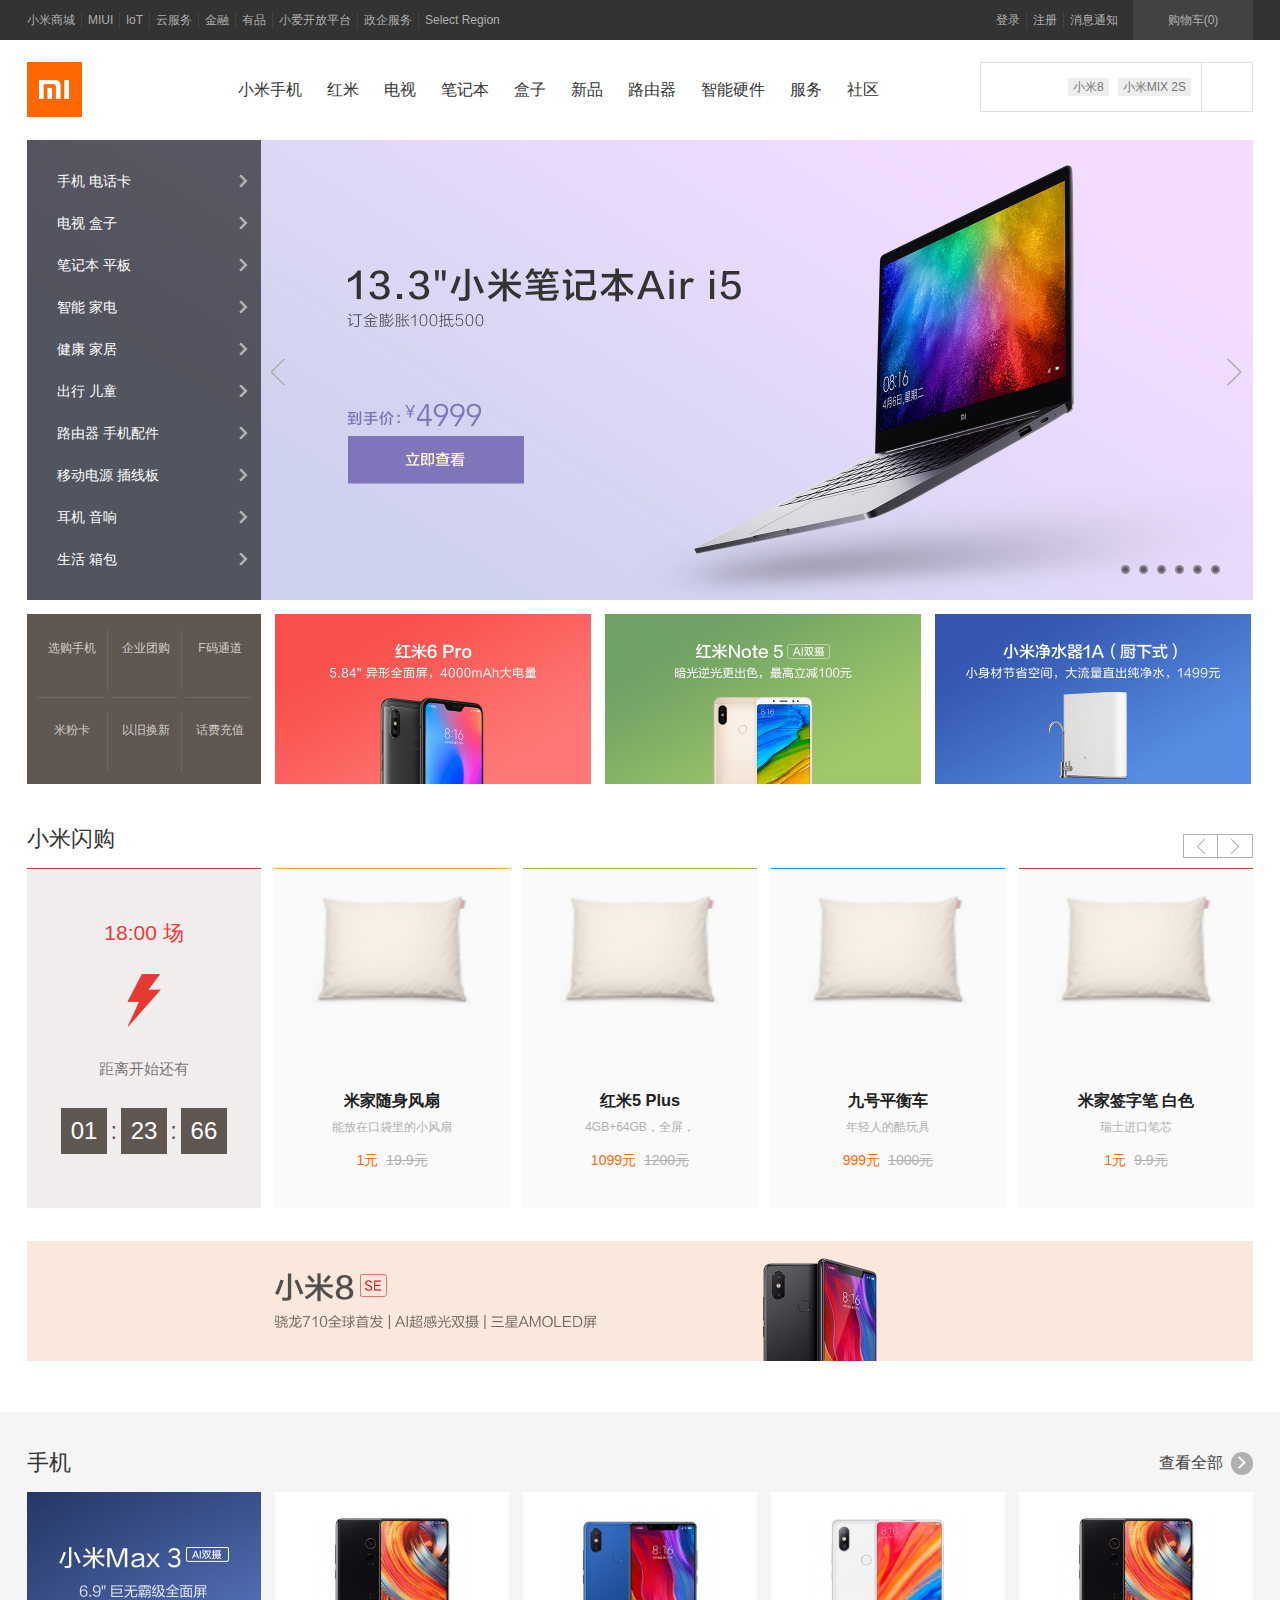
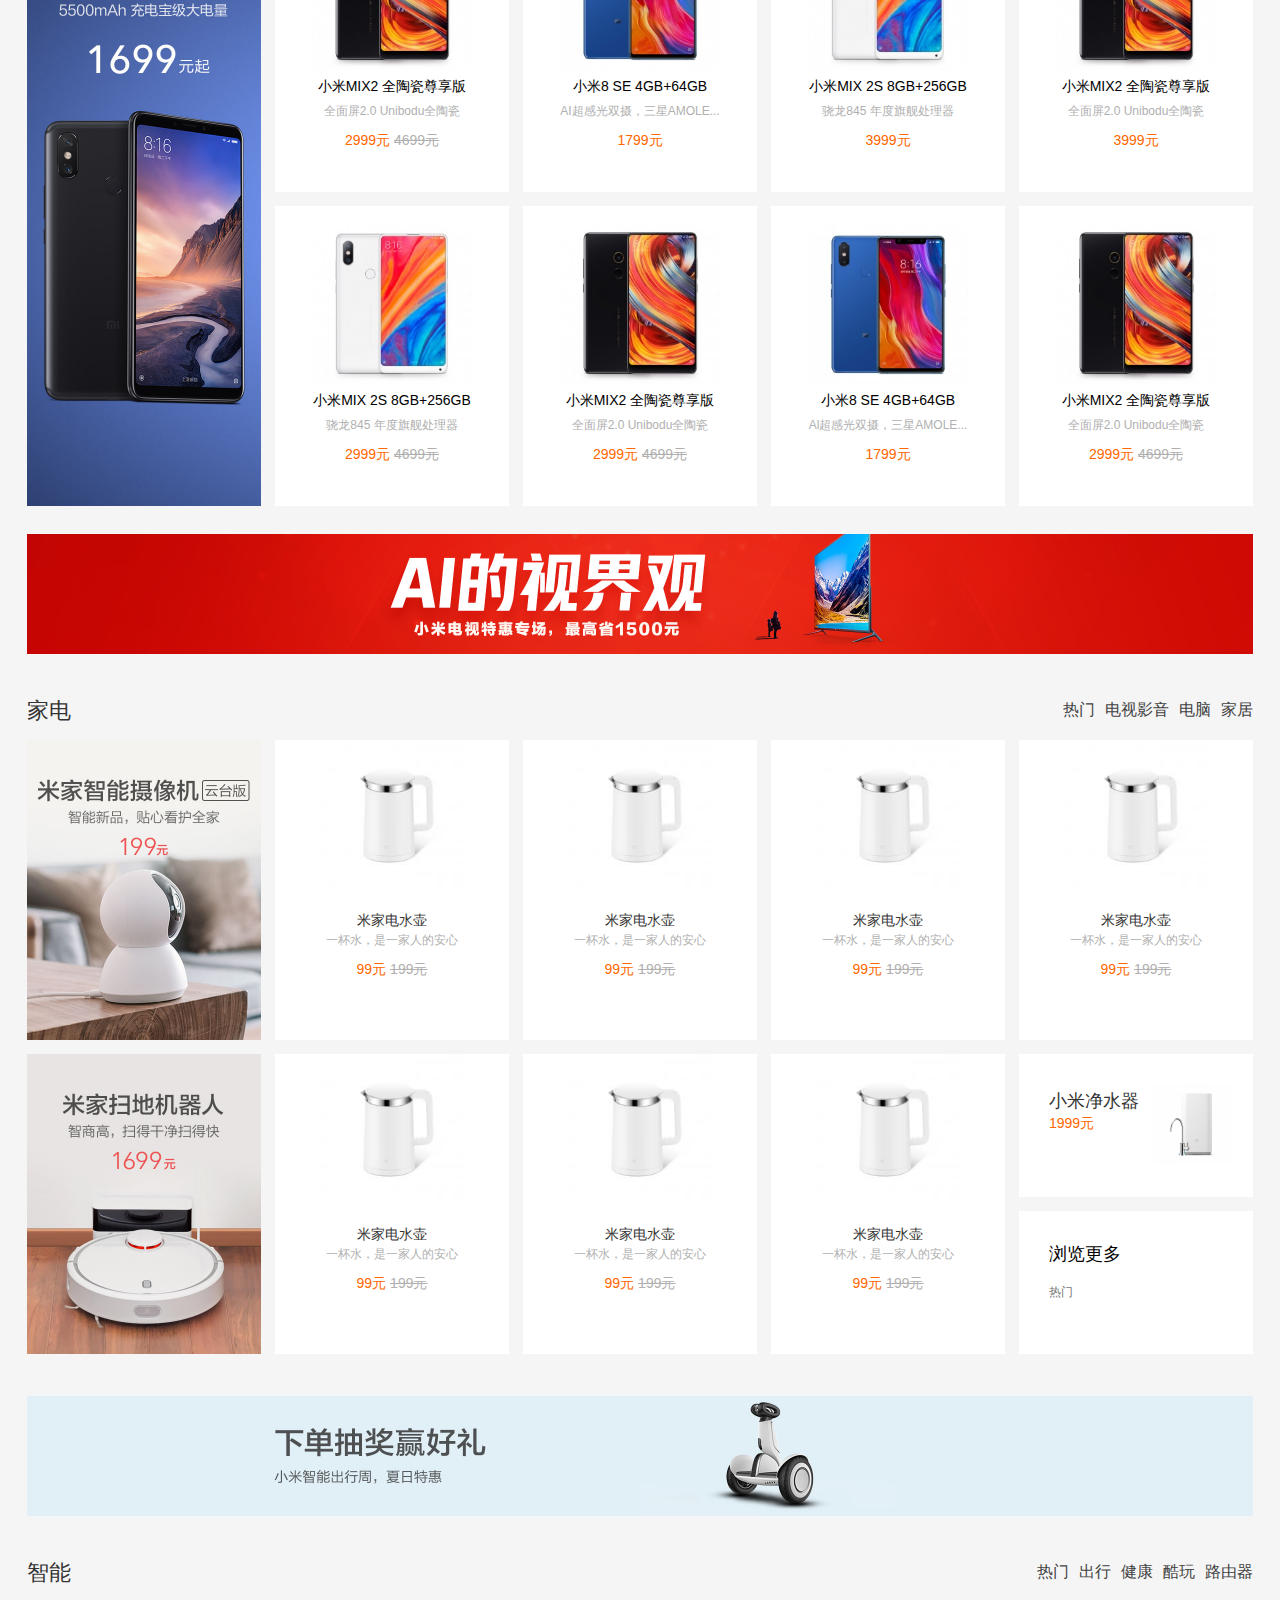
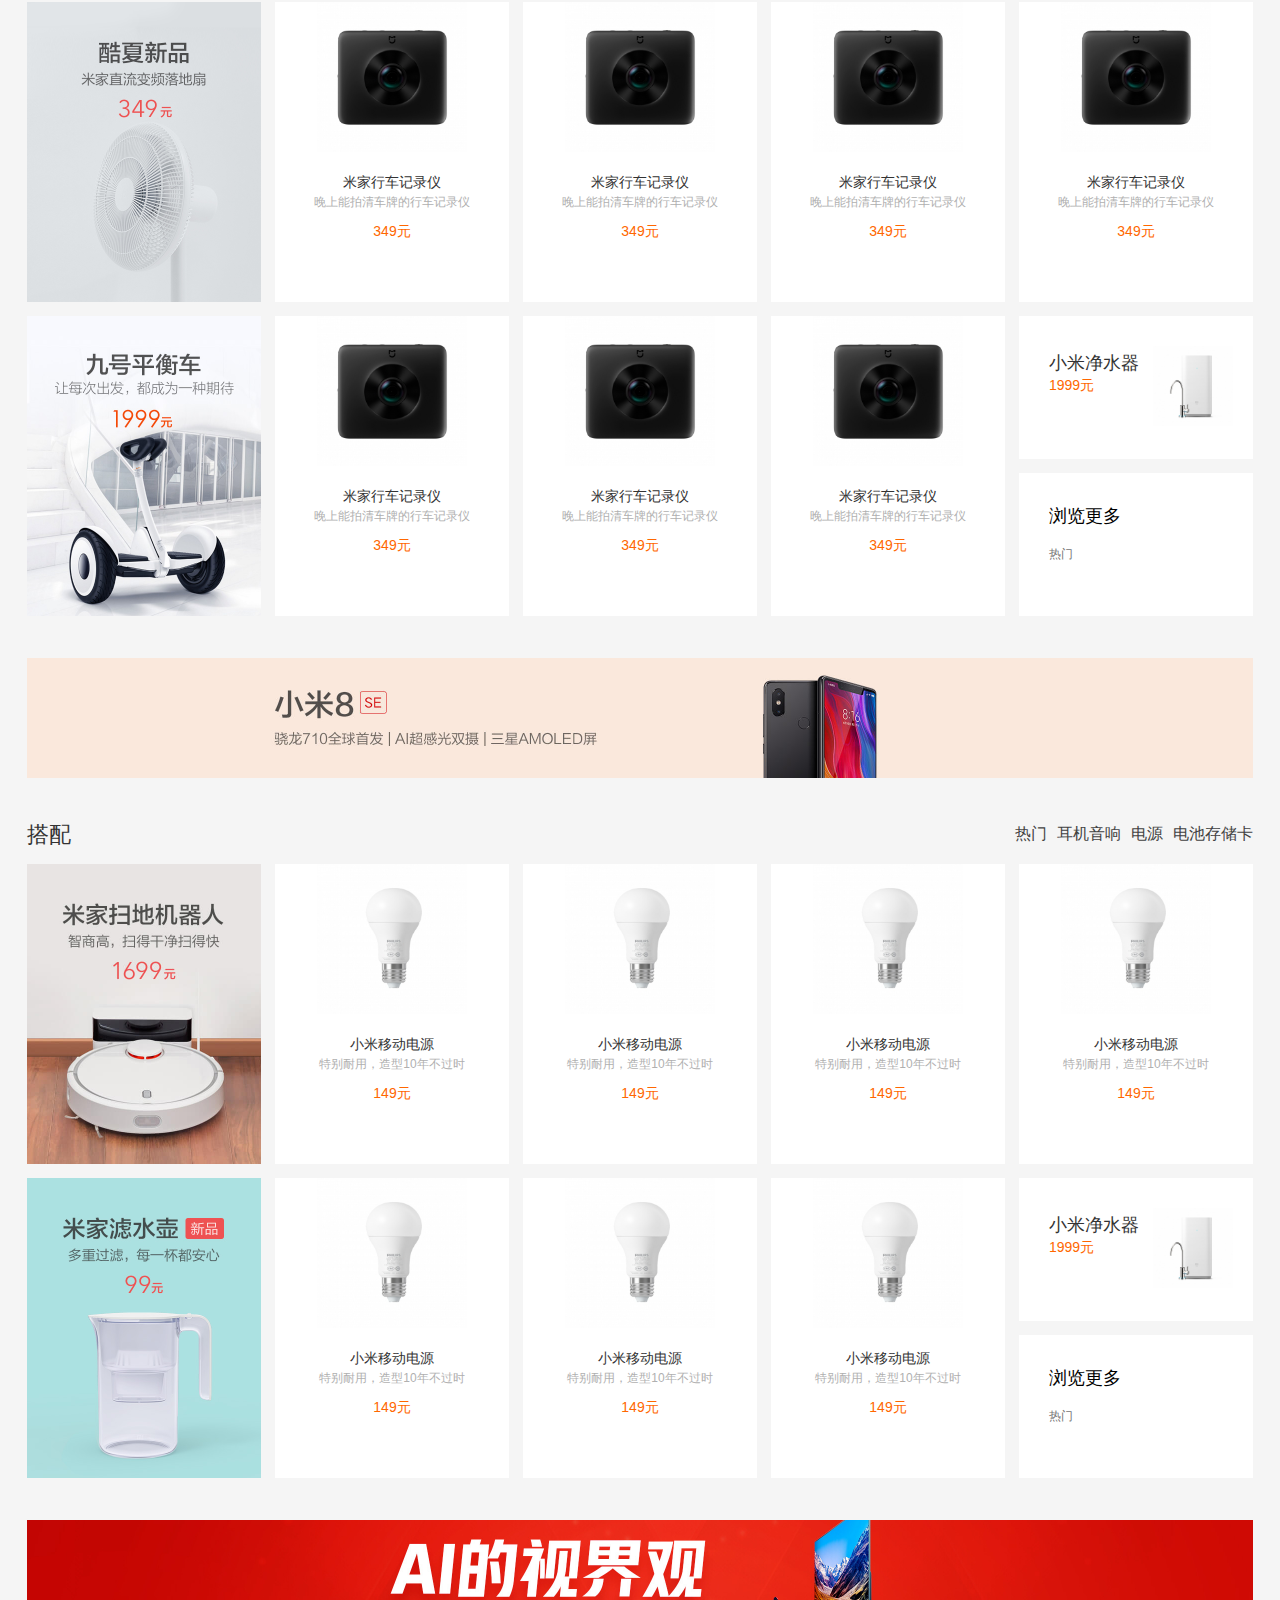
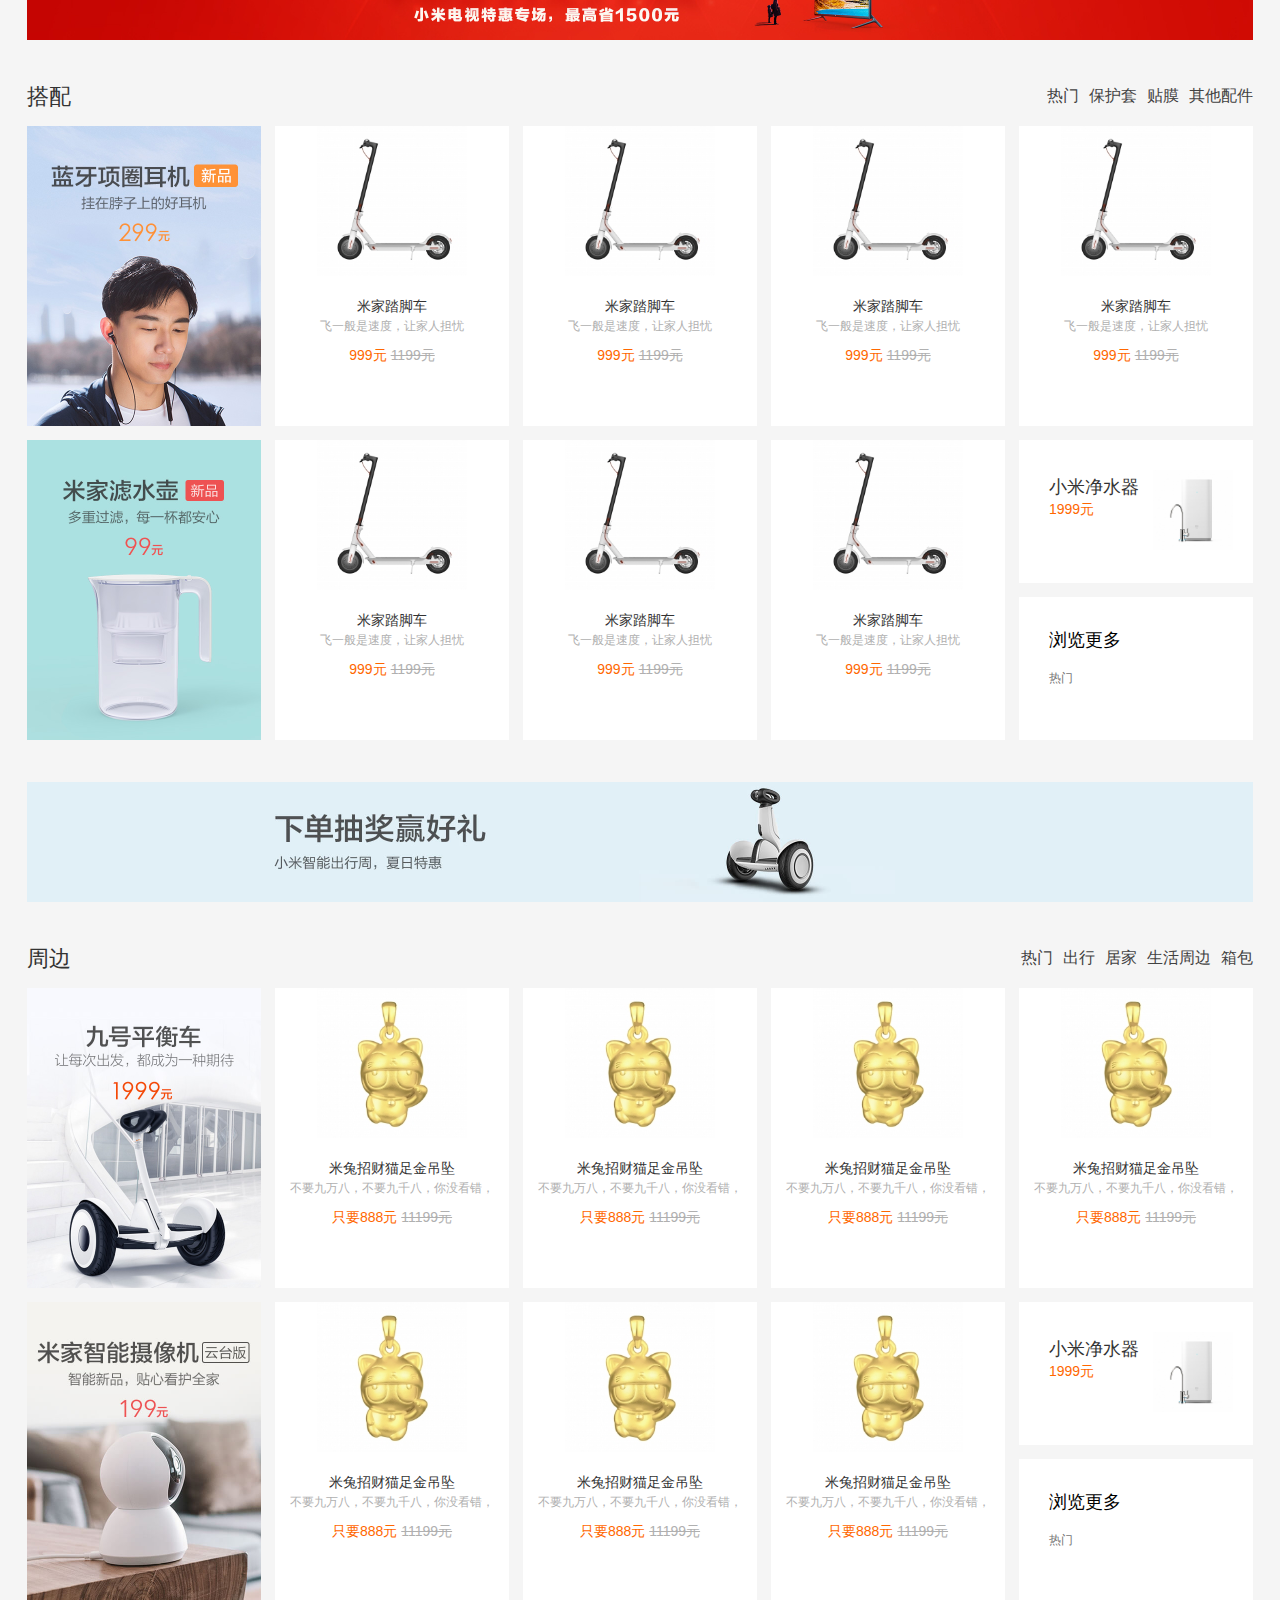
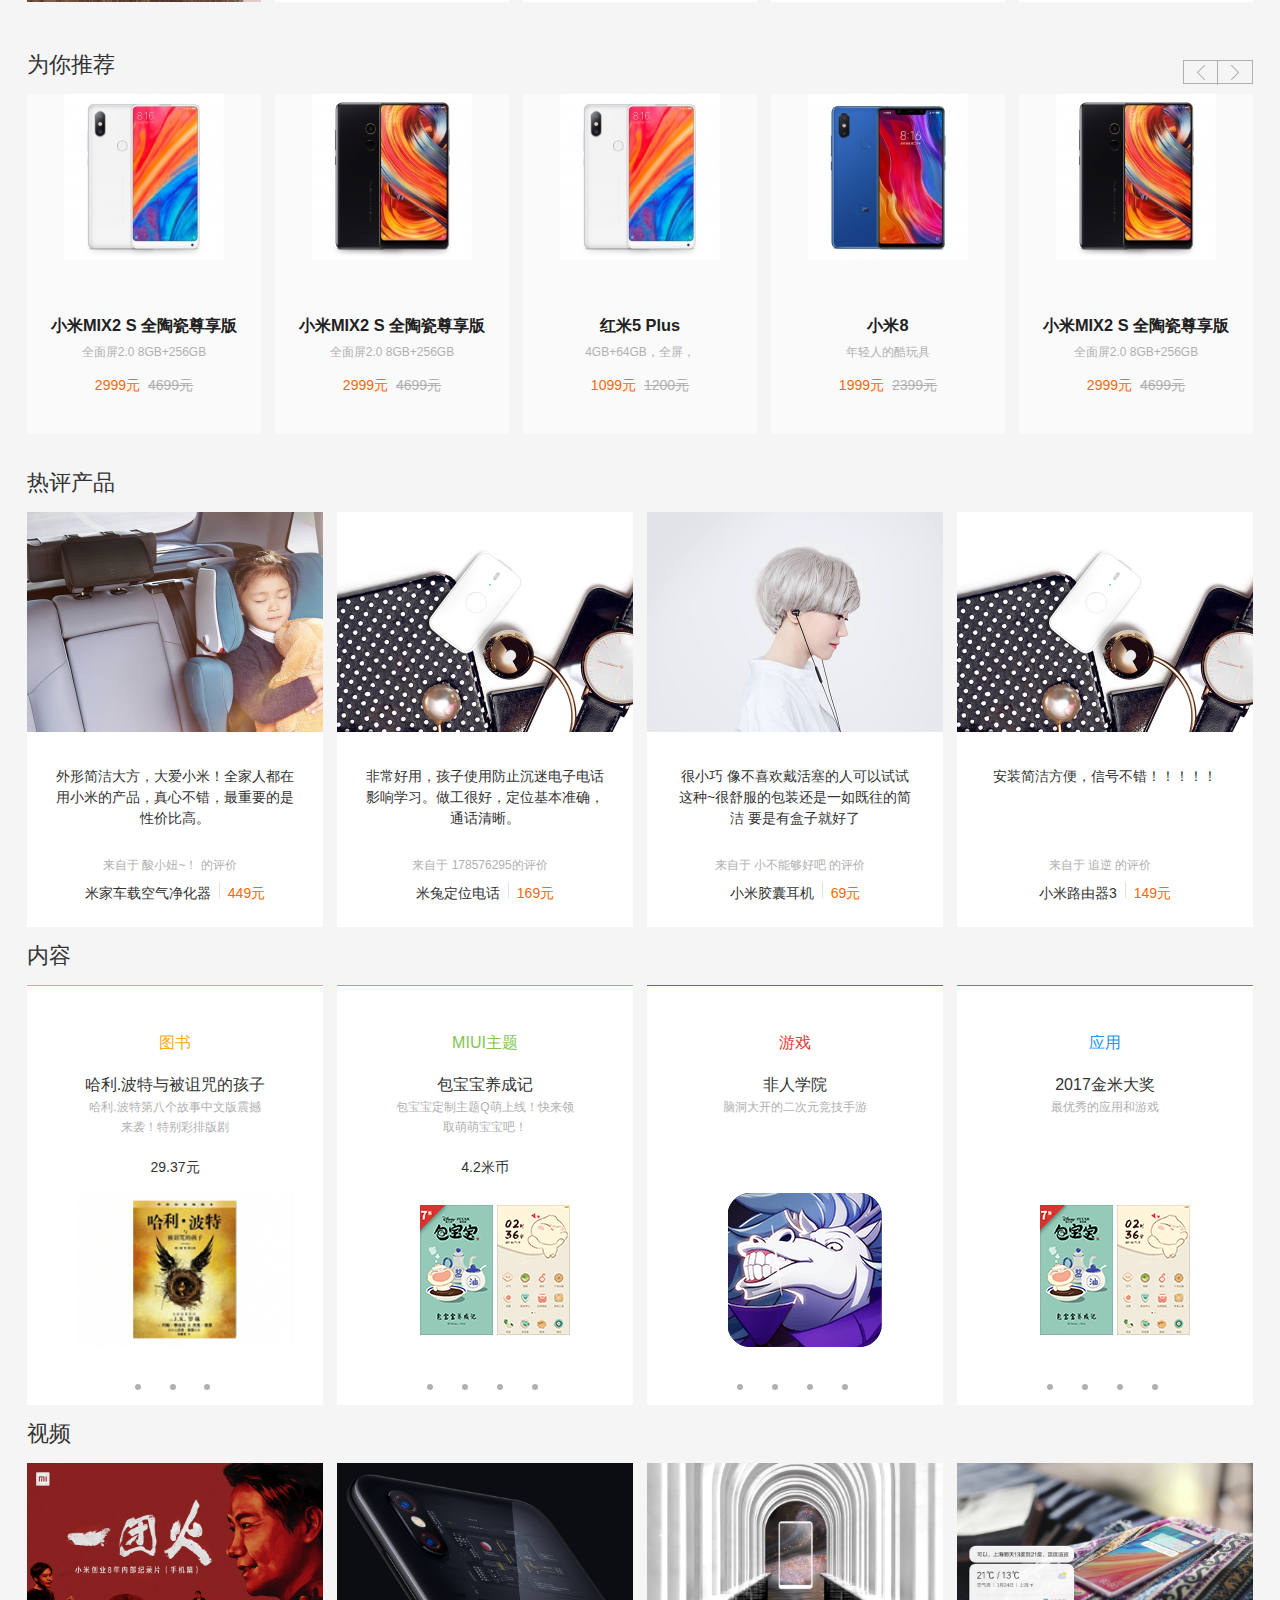
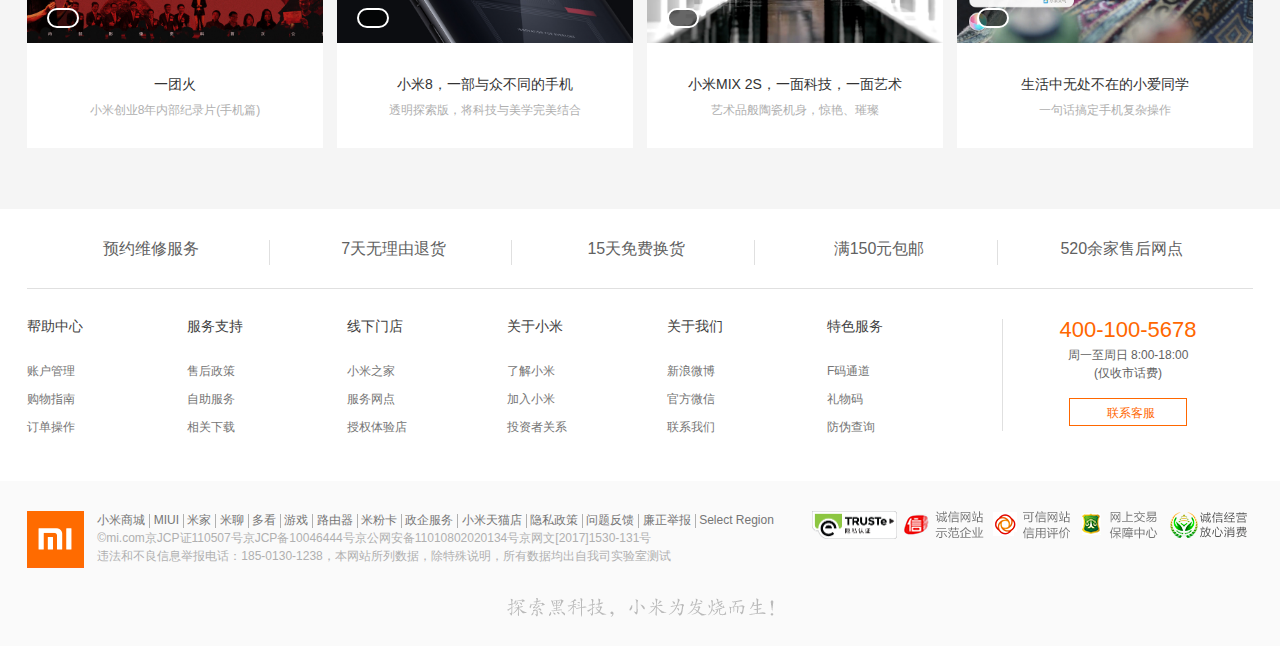
<file: index.html>
<!doctype html>
<html lang="en">
<head>
  <meta charset="UTF-8">
  <title>小米官网</title>
  <link rel="stylesheet" href="css/normalize.css">
  <link rel="stylesheet" href="css/xiaomi.css">
  <link rel="stylesheet" href="https://use.fontawesome.com/releases/v5.2.0/css/all.css" integrity="sha384-hWVjflwFxL6sNzntih27bfxkr27PmbbK/iSvJ+a4+0owXq79v+lsFkW54bOGbiDQ" crossorigin="anonymous">
</head>
<body>
  <header class="site-topbar">
    <div class="contioner">
      <a href="#top"></a>
      <div class="topbar-nav">
        <a href="javascript:;">小米商城</a>
        <a href="javascript:;">MIUI</a>
        <a href="javascript:;">loT</a>
        <a href="javascript:;">云服务</a>
        <a href="javascript:;">金融</a>
        <a href="javascript:;">有品</a>
        <a href="javascript:;">小爱开放平台</a>
        <a href="javascript:;">政企服务</a>
        <a href="javascript:;">Select Region</a>
      </div>
      <div class="topbar-cart">
        <a href="javaspcipt">
          <i class="fas fa-shopping-cart"></i>
          购物车(0)
        </a>
        <div class="cart-menu">
          购物车中还没有商品；赶紧去选购吧！
        </div>
      </div>
      <div class="topbar-info">
        <a href="javascript:;">登录</a>
        <a href="javascript:;">注册</a>
        <a href="javascript:;">消息通知</a>
      </div>
    </div>
    <!--<div class="bar-s"> 
      <ul class="bar-top">
        <li>
          <a href="javascript:;"><i class="far fa-user"></i></a>
          <div class="dialog"><a href="javascript:;">个人中心</a></div>
        </li>
        <li>
          <a href="javascript:;"><i class="fas fa-headset"></i></a>
          <div class="dialog"><a href="javascript:;">联系客服</a></div>
        </li>
        <li>
          <a href="javascript:;"><i class="fas fa-shopping-cart"></i></a>
          <div class="dialog"><a href="javascript:;">购物车（0）</a></div>
        </li>
      </ul>
      <a class="bar-bottom" href="#top" ><i class="fas fa-arrow-up"></i>
    </div>-->
  </header>
 
  <div class="site-header">
    <div class="site-container">
      <div class="header-logo">
        <a class="logo-ir" href="javascript:;"><p class="logo-title">小米官网</p></a>
      </div>
      <div class="header-nav">
        <ul class="nav-list">
          <li class="nav-category">小米商城</li>
          <li class="nav-item"><a href="javascript:;">小米手机</a></li>
          <li class="nav-item"><a href="javascript:;">红米</a></li>
          <li class="nav-item"><a href="javascript:;">电视</a></li>
          <li class="nav-item"><a href="javascript:;">笔记本</a></li>
          <li class="nav-item"><a href="javascript:;">盒子</a></li>
          <li class="nav-item"><a href="javascript:;">新品</a></li>
          <li class="nav-item"><a href="javascript:;">路由器</a></li>
          <li class="nav-item"><a href="javascript:;">智能硬件</a></li>
          <li class="nav-item"><a href="javascript:;">服务</a></li>
          <li class="nav-item"><a href="javascript:;">社区</a></li>
        </ul>
      </div>
      <div class="header-scarch">
        <form class="search-form">
          <input class="search-text" type="text">
          <a class="search-bth" href="javascript:;">
            <i class="fas fa-search fa-xs"></i>
          </a> 
        </form>
        <div class="search-hot-words">
          <a href="javascript:;">小米8</a>
          <a href="javascript:;">小米MIX 2S</a>
        </div>
      </div> 
   </div> 
  </div>
 
  <div class="home-hero-container">
    <div class="home-hero">
      <div class="home-hero-slider">
        <a href="javascript:;">
          <img src="img/banner_01.jpg">
        </a>
        <div class="ui-prev"><a href="">上一页</a></div>
        <div class="ui-next"><a href="">下一页</a></div>
        <div class="ui-pager">
          <div class="ui-pager-item"><a href="javascript:；"></a></div>
          <div class="ui-pager-item"><a href="javascript:；"></a></div>
          <div class="ui-pager-item"><a href="javascript:；"></a></div>
          <div class="ui-pager-item"><a href="javascript:；"></a></div>
          <div class="ui-pager-item"><a href="javascript:；"></a></div>
          <div class="ui-pager-item"><a href="javascript:；"></a></div>
        </div>        
      </div>  


      <div class="home-hero-sub">
        <div class="sub-left">
          <ul class="home-channel-list">
            <li><a href="javascript:;"><i class="fas fa-mobile-alt fa-2x "></i>选购手机</a></li>
            <li><a href="javascript:;"><i class="fas fa-gift fa-2x"></i>企业团购</a></li>
            <li><a href="javascript:;"><i class="fab fa-facebook-f fa-2x"></i>F码通道</a></li>
            <li><a href="javascript:;"><i class="fab fa-magento fa-2x"></i>米粉卡</a></li>
            <li><a href="javascript:;"><i class="far fa-dot-circle fa-2x"></i>以旧换新</a></li>
            <li><a href="javascript:;"><i class="far fa-credit-card fa-2x"></i>话费充值</a></li>
          </ul>
        </div>
        <ul class="prono-list">
          <li><a href="javascript:;"><img src="img/banner_02.jpg"></a></li>
          <li><a href="javascript:;"><img src="img/banner_03.jpg"></a></li>
          <li><a href="javascript:;"><img src="img/banner_04.png"></a></li>
        </ul>
      </div>
      <div class="site-category">
          <ul class="site-category-list">
            <li class="category-item">
              <a href="javascript:;">手机 电话卡</a>
              <div class="children">
                <ul class="children-list">
                    <li><a class="link" href="javascript:；"><img class="thumb" src="img/product_02.png"><span class="text">体重秤</span></a></li>
                    <li><a class="link" href="javascript:；"><img class="thumb" src="img/product_01.png"><span class="text">血压计</span></a></li>
                    <li><a class="link" href="javascript:；"><img class="thumb" src="img/product_02.png"><span class="text">双肩包</span></a></li>
                    <li><a class="link" href="javascript:；"><img class="thumb" src="img/product_05.png"><span class="text">钱包</span></a></li>
                    <li><a class="link" href="javascript:；"><img class="thumb" src="img/product_02.png"><span class="text">胸包</span></a></li>
                    <li><a class="link" href="javascript:；"><img class="thumb" src="img/product_02.png"><span class="text">体温计</span></a></li>
                </ul>
                <ul class="children-list">
                    <li><a class="link" href="javascript:；"><img class="thumb" src="img/product_02.png"><span class="text">手拿包</span></a></li>
                    <li><a class="link" href="javascript:；"><img class="thumb" src="img/product_04.png"><span class="text">旅行箱</span></a></li>
                    <li><a class="link" href="javascript:；"><img class="thumb" src="img/product_02.png"><span class="text">运动鞋</span></a></li>
                    <li><a class="link" href="javascript:；"><img class="thumb" src="img/product_02.png"><span class="text">服饰</span></a></li>
                    <li><a class="link" href="javascript:；"><img class="thumb" src="img/product_03.png"><span class="text">眼镜</span></a></li>
                    <li><a class="link" href="javascript:；"><img class="thumb" src="img/product_02.png"><span class="text">床垫</span></a></li>
                </ul>
                <ul class="children-list">
                    <li><a class="link" href="javascript:；"><img class="thumb" src="img/product_02.png"><span class="text">枕头</span></a></li>
                    <li><a class="link" href="javascript:；"><img class="thumb" src="img/product_01.png"><span class="text">被子</span></a></li>
                    <li><a class="link" href="javascript:；"><img class="thumb" src="img/product_03.png"><span class="text">沙发</span></a></li>
                    <li><a class="link" href="javascript:；"><img class="thumb" src="img/product_02.png"><span class="text">金米兔</span></a></li>
                    <li><a class="link" href="javascript:；"><img class="thumb" src="img/product_02.png"><span class="text">旅行包</span></a></li>
                    <li><a class="link" href="javascript:；"><img class="thumb" src="img/product_01.png"><span class="text">螺丝刀</span></a></li>
                </ul>
                <ul class="children-list">
                    <li><a class="link" href="javascript:；"><img class="thumb" src="img/product_02.png"><span class="text">保温杯</span></a></li>
                    <li><a class="link" href="javascript:；"><img class="thumb" src="img/product_03.png"><span class="text">驱蚊器</span></a></li>
                    <li><a class="link" href="javascript:；"><img class="thumb" src="img/product_02.png"><span class="text">体温计</span></a></li>
                    <li><a class="link" href="javascript:；"><img class="thumb" src="img/product_01.png"><span class="text">尤里克里</span></a></li>
                    <li><a class="link" href="javascript:；"><img class="thumb" src="img/product_02.png"><span class="text">毛巾、浴巾</span></a></li>
                    <li><a class="link" href="javascript:；"><img class="thumb" src="img/product_02.png"><span class="text">米兔</span></a></li>
                </ul>
              </div>
            </li>
            <li class="category-item">
              <a href="javascript:；">电视 盒子</a>             
              <div class="children">
                <ul class="children-list">
                    <li><a class="link" href="javascript:；"><img class="thumb" src="img/product_01.png"><span class="text">体重秤</span></a></li>
                    <li><a class="link" href="javascript:；"><img class="thumb" src="img/product_01.png"><span class="text">血压计</span></a></li>
                    <li><a class="link" href="javascript:；"><img class="thumb" src="img/product_01.png"><span class="text">双肩包</span></a></li>
                    <li><a class="link" href="javascript:；"><img class="thumb" src="img/product_01.png"><span class="text">钱包</span></a></li>
                    <li><a class="link" href="javascript:；"><img class="thumb" src="img/product_01.png"><span class="text">胸包</span></a></li>
                    <li><a class="link" href="javascript:；"><img class="thumb" src="img/product_01.png"><span class="text">体温计</span></a></li>
                </ul>
                <ul class="children-list">
                    <li><a class="link" href="javascript:；"><img class="thumb" src="img/product_01.png"><span class="text">手拿包</span></a></li>
                    <li><a class="link" href="javascript:；"><img class="thumb" src="img/product_01.png"><span class="text">旅行箱</span></a></li>
                    <li><a class="link" href="javascript:；"><img class="thumb" src="img/product_01.png"><span class="text">运动鞋</span></a></li>
                    <li><a class="link" href="javascript:；"><img class="thumb" src="img/product_01.png"><span class="text">服饰</span></a></li>
                    <li><a class="link" href="javascript:；"><img class="thumb" src="img/product_01.png"><span class="text">眼镜</span></a></li>
                    <li><a class="link" href="javascript:；"><img class="thumb" src="img/product_01.png"><span class="text">床垫</span></a></li>
                </ul>
                <ul class="children-list">
                    <li><a class="link" href="javascript:；"><img class="thumb" src="img/product_01.png"><span class="text">枕头</span></a></li>
                    <li><a class="link" href="javascript:；"><img class="thumb" src="img/product_01.png"><span class="text">被子</span></a></li>
                    <li><a class="link" href="javascript:；"><img class="thumb" src="img/product_01.png"><span class="text">沙发</span></a></li>
                    <li><a class="link" href="javascript:；"><img class="thumb" src="img/product_01.png"><span class="text">金米兔</span></a></li>
                    <li><a class="link" href="javascript:；"><img class="thumb" src="img/product_01.png"><span class="text">旅行包</span></a></li>
                    <li><a class="link" href="javascript:；"><img class="thumb" src="img/product_01.png"><span class="text">螺丝刀</span></a></li>
                </ul>
                <ul class="children-list">
                    <li><a class="link" href="javascript:；"><img class="thumb" src="img/product_01.png"><span class="text">保温杯</span></a></li>
                    <li><a class="link" href="javascript:；"><img class="thumb" src="img/product_01.png"><span class="text">驱蚊器</span></a></li>
                    <li><a class="link" href="javascript:；"><img class="thumb" src="img/product_01.png"><span class="text">体温计</span></a></li>
                    <li><a class="link" href="javascript:；"><img class="thumb" src="img/product_01.png"><span class="text">尤里克里</span></a></li>
                    <li><a class="link" href="javascript:；"><img class="thumb" src="img/product_01.png"><span class="text">毛巾、浴巾</span></a></li>
                    <li><a class="link" href="javascript:；"><img class="thumb" src="img/product_01.png"><span class="text">米兔</span></a></li>
                </ul>
            </li>
            <li class="category-item">
              <a href="javascript:；">笔记本 平板</a>
              <div class="children">
                <ul class="children-list">
                    <li><a class="link" href="javascript:；"><img class="thumb" src="img/product_02.png"><span class="text">体重秤</span></a></li>
                    <li><a class="link" href="javascript:；"><img class="thumb" src="img/product_01.png"><span class="text">血压计</span></a></li>
                    <li><a class="link" href="javascript:；"><img class="thumb" src="img/product_02.png"><span class="text">双肩包</span></a></li>
                    <li><a class="link" href="javascript:；"><img class="thumb" src="img/product_05.png"><span class="text">钱包</span></a></li>
                    <li><a class="link" href="javascript:；"><img class="thumb" src="img/product_02.png"><span class="text">胸包</span></a></li>
                    <li><a class="link" href="javascript:；"><img class="thumb" src="img/product_02.png"><span class="text">体温计</span></a></li>
                </ul>
                <ul class="children-list">
                    <li><a class="link" href="javascript:；"><img class="thumb" src="img/product_02.png"><span class="text">手拿包</span></a></li>
                    <li><a class="link" href="javascript:；"><img class="thumb" src="img/product_04.png"><span class="text">旅行箱</span></a></li>
                    <li><a class="link" href="javascript:；"><img class="thumb" src="img/product_02.png"><span class="text">运动鞋</span></a></li>
                    <li><a class="link" href="javascript:；"><img class="thumb" src="img/product_02.png"><span class="text">服饰</span></a></li>
                    <li><a class="link" href="javascript:；"><img class="thumb" src="img/product_03.png"><span class="text">眼镜</span></a></li>
                    <li><a class="link" href="javascript:；"><img class="thumb" src="img/product_02.png"><span class="text">床垫</span></a></li>
                </ul>
                <ul class="children-list">
                    <li><a class="link" href="javascript:；"><img class="thumb" src="img/product_02.png"><span class="text">枕头</span></a></li>
                    <li><a class="link" href="javascript:；"><img class="thumb" src="img/product_01.png"><span class="text">被子</span></a></li>
                    <li><a class="link" href="javascript:；"><img class="thumb" src="img/product_03.png"><span class="text">沙发</span></a></li>
                    <li><a class="link" href="javascript:；"><img class="thumb" src="img/product_02.png"><span class="text">金米兔</span></a></li>
                    <li><a class="link" href="javascript:；"><img class="thumb" src="img/product_02.png"><span class="text">旅行包</span></a></li>
                    <li><a class="link" href="javascript:；"><img class="thumb" src="img/product_01.png"><span class="text">螺丝刀</span></a></li>
                </ul>
                <ul class="children-list">
                    <li><a class="link" href="javascript:；"><img class="thumb" src="img/product_02.png"><span class="text">保温杯</span></a></li>
                    <li><a class="link" href="javascript:；"><img class="thumb" src="img/product_03.png"><span class="text">驱蚊器</span></a></li>
                    <li><a class="link" href="javascript:；"><img class="thumb" src="img/product_02.png"><span class="text">体温计</span></a></li>
                    <li><a class="link" href="javascript:；"><img class="thumb" src="img/product_01.png"><span class="text">尤里克里</span></a></li>
                    <li><a class="link" href="javascript:；"><img class="thumb" src="img/product_02.png"><span class="text">毛巾、浴巾</span></a></li>
                    <li><a class="link" href="javascript:；"><img class="thumb" src="img/product_02.png"><span class="text">米兔</span></a></li>
                </ul>
              </div>
            </li>
            <li class="category-item">
              <a href="javascript:；">智能 家电</a>
              <div class="children">
                <ul class="children-list">
                  <li><a class="link" href="javascript:；"><img class="thumb" src="img/product_01.png"><span class="text">体重秤</span></a></li>
                  <li><a class="link" href="javascript:；"><img class="thumb" src="img/product_01.png"><span class="text">血压计</span></a></li>
                  <li><a class="link" href="javascript:；"><img class="thumb" src="img/product_01.png"><span class="text">双肩包</span></a></li>
                  <li><a class="link" href="javascript:；"><img class="thumb" src="img/product_01.png"><span class="text">钱包</span></a></li>
                  <li><a class="link" href="javascript:；"><img class="thumb" src="img/product_01.png"><span class="text">胸包</span></a></li>
                  <li><a class="link" href="javascript:；"><img class="thumb" src="img/product_01.png"><span class="text">体温计</span></a></li>
                </ul>
                <ul class="children-list">
                  <li><a class="link" href="javascript:；"><img class="thumb" src="img/product_01.png"><span class="text">手拿包</span></a></li>
                  <li><a class="link" href="javascript:；"><img class="thumb" src="img/product_01.png"><span class="text">旅行箱</span></a></li>
                  <li><a class="link" href="javascript:；"><img class="thumb" src="img/product_01.png"><span class="text">运动鞋</span></a></li>
                  <li><a class="link" href="javascript:；"><img class="thumb" src="img/product_01.png"><span class="text">服饰</span></a></li>
                  <li><a class="link" href="javascript:；"><img class="thumb" src="img/product_01.png"><span class="text">眼镜</span></a></li>
                  <li><a class="link" href="javascript:；"><img class="thumb" src="img/product_01.png"><span class="text">床垫</span></a></li>
                </ul>
                <ul class="children-list">
                  <li><a class="link" href="javascript:；"><img class="thumb" src="img/product_01.png"><span class="text">枕头</span></a></li>
                  <li><a class="link" href="javascript:；"><img class="thumb" src="img/product_01.png"><span class="text">被子</span></a></li>
                  <li><a class="link" href="javascript:；"><img class="thumb" src="img/product_01.png"><span class="text">沙发</span></a></li>
                  <li><a class="link" href="javascript:；"><img class="thumb" src="img/product_01.png"><span class="text">金米兔</span></a></li>
                  <li><a class="link" href="javascript:；"><img class="thumb" src="img/product_01.png"><span class="text">旅行包</span></a></li>
                  <li><a class="link" href="javascript:；"><img class="thumb" src="img/product_01.png"><span class="text">螺丝刀</span></a></li>
                </ul>
                <ul class="children-list">
                  <li><a class="link" href="javascript:；"><img class="thumb" src="img/product_01.png"><span class="text">保温杯</span></a></li>
                  <li><a class="link" href="javascript:；"><img class="thumb" src="img/product_01.png"><span class="text">驱蚊器</span></a></li>
                  <li><a class="link" href="javascript:；"><img class="thumb" src="img/product_01.png"><span class="text">体温计</span></a></li>
                  <li><a class="link" href="javascript:；"><img class="thumb" src="img/product_01.png"><span class="text">尤里克里</span></a></li>
                  <li><a class="link" href="javascript:；"><img class="thumb" src="img/product_01.png"><span class="text">毛巾、浴巾</span></a></li>
                  <li><a class="link" href="javascript:；"><img class="thumb" src="img/product_01.png"><span class="text">米兔</span></a></li>
                </ul>
            </li>
            <li class="category-item">
              <a href="javascript:；">健康 家居</a>
              <div class="children">
                <ul class="children-list">
                  <li><a class="link" href="javascript:；"><img class="thumb" src="img/product_02.png"><span class="text">体重秤</span></a></li>
                  <li><a class="link" href="javascript:；"><img class="thumb" src="img/product_01.png"><span class="text">血压计</span></a></li>
                  <li><a class="link" href="javascript:；"><img class="thumb" src="img/product_02.png"><span class="text">双肩包</span></a></li>
                  <li><a class="link" href="javascript:；"><img class="thumb" src="img/product_05.png"><span class="text">钱包</span></a></li>
                  <li><a class="link" href="javascript:；"><img class="thumb" src="img/product_02.png"><span class="text">胸包</span></a></li>
                  <li><a class="link" href="javascript:；"><img class="thumb" src="img/product_02.png"><span class="text">体温计</span></a></li>
                </ul>
                <ul class="children-list">
                  <li><a class="link" href="javascript:；"><img class="thumb" src="img/product_02.png"><span class="text">手拿包</span></a></li>
                  <li><a class="link" href="javascript:；"><img class="thumb" src="img/product_04.png"><span class="text">旅行箱</span></a></li>
                  <li><a class="link" href="javascript:；"><img class="thumb" src="img/product_02.png"><span class="text">运动鞋</span></a></li>
                  <li><a class="link" href="javascript:；"><img class="thumb" src="img/product_02.png"><span class="text">服饰</span></a></li>
                  <li><a class="link" href="javascript:；"><img class="thumb" src="img/product_03.png"><span class="text">眼镜</span></a></li>
                  <li><a class="link" href="javascript:；"><img class="thumb" src="img/product_02.png"><span class="text">床垫</span></a></li>
                </ul>
                <ul class="children-list">
                  <li><a class="link" href="javascript:；"><img class="thumb" src="img/product_02.png"><span class="text">枕头</span></a></li>
                  <li><a class="link" href="javascript:；"><img class="thumb" src="img/product_01.png"><span class="text">被子</span></a></li>
                  <li><a class="link" href="javascript:；"><img class="thumb" src="img/product_03.png"><span class="text">沙发</span></a></li>
                  <li><a class="link" href="javascript:；"><img class="thumb" src="img/product_02.png"><span class="text">金米兔</span></a></li>
                  <li><a class="link" href="javascript:；"><img class="thumb" src="img/product_02.png"><span class="text">旅行包</span></a></li>
                  <li><a class="link" href="javascript:；"><img class="thumb" src="img/product_01.png"><span class="text">螺丝刀</span></a></li>
                </ul>
                <ul class="children-list">
                  <li><a class="link" href="javascript:；"><img class="thumb" src="img/product_02.png"><span class="text">保温杯</span></a></li>
                  <li><a class="link" href="javascript:；"><img class="thumb" src="img/product_03.png"><span class="text">驱蚊器</span></a></li>
                  <li><a class="link" href="javascript:；"><img class="thumb" src="img/product_02.png"><span class="text">体温计</span></a></li>
                  <li><a class="link" href="javascript:；"><img class="thumb" src="img/product_01.png"><span class="text">尤里克里</span></a></li>
                  <li><a class="link" href="javascript:；"><img class="thumb" src="img/product_02.png"><span class="text">毛巾、浴巾</span></a></li>
                  <li><a class="link" href="javascript:；"><img class="thumb" src="img/product_02.png"><span class="text">米兔</span></a></li>
                </ul>
              </div>
            </li>
            <li class="category-item">
              <a href="javascript:；">出行 儿童</a>              
              <div class="children">
                <ul class="children-list">
                  <li><a class="link" href="javascript:；"><img class="thumb" src="img/product_01.png"><span class="text">体重秤</span></a></li>
                  <li><a class="link" href="javascript:；"><img class="thumb" src="img/product_01.png"><span class="text">血压计</span></a></li>
                  <li><a class="link" href="javascript:；"><img class="thumb" src="img/product_01.png"><span class="text">双肩包</span></a></li>
                  <li><a class="link" href="javascript:；"><img class="thumb" src="img/product_01.png"><span class="text">钱包</span></a></li>
                  <li><a class="link" href="javascript:；"><img class="thumb" src="img/product_01.png"><span class="text">胸包</span></a></li>
                  <li><a class="link" href="javascript:；"><img class="thumb" src="img/product_01.png"><span class="text">体温计</span></a></li>
                </ul>
                <ul class="children-list">
                  <li><a class="link" href="javascript:；"><img class="thumb" src="img/product_01.png"><span class="text">手拿包</span></a></li>
                  <li><a class="link" href="javascript:；"><img class="thumb" src="img/product_01.png"><span class="text">旅行箱</span></a></li>
                  <li><a class="link" href="javascript:；"><img class="thumb" src="img/product_01.png"><span class="text">运动鞋</span></a></li>
                  <li><a class="link" href="javascript:；"><img class="thumb" src="img/product_01.png"><span class="text">服饰</span></a></li>
                  <li><a class="link" href="javascript:；"><img class="thumb" src="img/product_01.png"><span class="text">眼镜</span></a></li>
                  <li><a class="link" href="javascript:；"><img class="thumb" src="img/product_01.png"><span class="text">床垫</span></a></li>
                </ul>
                <ul class="children-list">
                  <li><a class="link" href="javascript:；"><img class="thumb" src="img/product_01.png"><span class="text">枕头</span></a></li>
                  <li><a class="link" href="javascript:；"><img class="thumb" src="img/product_01.png"><span class="text">被子</span></a></li>
                  <li><a class="link" href="javascript:；"><img class="thumb" src="img/product_01.png"><span class="text">沙发</span></a></li>
                  <li><a class="link" href="javascript:；"><img class="thumb" src="img/product_01.png"><span class="text">金米兔</span></a></li>
                  <li><a class="link" href="javascript:；"><img class="thumb" src="img/product_01.png"><span class="text">旅行包</span></a></li>
                  <li><a class="link" href="javascript:；"><img class="thumb" src="img/product_01.png"><span class="text">螺丝刀</span></a></li>
                </ul>
                <ul class="children-list">
                  <li><a class="link" href="javascript:；"><img class="thumb" src="img/product_01.png"><span class="text">保温杯</span></a></li>
                  <li><a class="link" href="javascript:；"><img class="thumb" src="img/product_01.png"><span class="text">驱蚊器</span></a></li>
                  <li><a class="link" href="javascript:；"><img class="thumb" src="img/product_01.png"><span class="text">体温计</span></a></li>
                  <li><a class="link" href="javascript:；"><img class="thumb" src="img/product_01.png"><span class="text">尤里克里</span></a></li>
                  <li><a class="link" href="javascript:；"><img class="thumb" src="img/product_01.png"><span class="text">毛巾、浴巾</span></a></li>
                  <li><a class="link" href="javascript:；"><img class="thumb" src="img/product_01.png"><span class="text">米兔</span></a></li>
                </ul>
            </li>
            <li class="category-item">
              <a href="javascript:；">路由器 手机配件</a>
              <div class="children">
                <ul class="children-list">
                  <li><a class="link" href="javascript:；"><img class="thumb" src="img/product_02.png"><span class="text">体重秤</span></a></li>
                  <li><a class="link" href="javascript:；"><img class="thumb" src="img/product_01.png"><span class="text">血压计</span></a></li>
                  <li><a class="link" href="javascript:；"><img class="thumb" src="img/product_02.png"><span class="text">双肩包</span></a></li>
                  <li><a class="link" href="javascript:；"><img class="thumb" src="img/product_05.png"><span class="text">钱包</span></a></li>
                  <li><a class="link" href="javascript:；"><img class="thumb" src="img/product_02.png"><span class="text">胸包</span></a></li>
                  <li><a class="link" href="javascript:；"><img class="thumb" src="img/product_02.png"><span class="text">体温计</span></a></li>
                </ul>
                <ul class="children-list">
                  <li><a class="link" href="javascript:；"><img class="thumb" src="img/product_02.png"><span class="text">手拿包</span></a></li>
                  <li><a class="link" href="javascript:；"><img class="thumb" src="img/product_04.png"><span class="text">旅行箱</span></a></li>
                  <li><a class="link" href="javascript:；"><img class="thumb" src="img/product_02.png"><span class="text">运动鞋</span></a></li>
                  <li><a class="link" href="javascript:；"><img class="thumb" src="img/product_02.png"><span class="text">服饰</span></a></li>
                  <li><a class="link" href="javascript:；"><img class="thumb" src="img/product_03.png"><span class="text">眼镜</span></a></li>
                  <li><a class="link" href="javascript:；"><img class="thumb" src="img/product_02.png"><span class="text">床垫</span></a></li>
                </ul>
                <ul class="children-list">
                  <li><a class="link" href="javascript:；"><img class="thumb" src="img/product_02.png"><span class="text">枕头</span></a></li>
                  <li><a class="link" href="javascript:；"><img class="thumb" src="img/product_01.png"><span class="text">被子</span></a></li>
                  <li><a class="link" href="javascript:；"><img class="thumb" src="img/product_03.png"><span class="text">沙发</span></a></li>
                  <li><a class="link" href="javascript:；"><img class="thumb" src="img/product_02.png"><span class="text">金米兔</span></a></li>
                  <li><a class="link" href="javascript:；"><img class="thumb" src="img/product_02.png"><span class="text">旅行包</span></a></li>
                  <li><a class="link" href="javascript:；"><img class="thumb" src="img/product_01.png"><span class="text">螺丝刀</span></a></li>
                </ul>
                <ul class="children-list">
                  <li><a class="link" href="javascript:；"><img class="thumb" src="img/product_02.png"><span class="text">保温杯</span></a></li>
                  <li><a class="link" href="javascript:；"><img class="thumb" src="img/product_03.png"><span class="text">驱蚊器</span></a></li>
                  <li><a class="link" href="javascript:；"><img class="thumb" src="img/product_02.png"><span class="text">体温计</span></a></li>
                  <li><a class="link" href="javascript:；"><img class="thumb" src="img/product_01.png"><span class="text">尤里克里</span></a></li>
                  <li><a class="link" href="javascript:；"><img class="thumb" src="img/product_02.png"><span class="text">毛巾、浴巾</span></a></li>
                  <li><a class="link" href="javascript:；"><img class="thumb" src="img/product_02.png"><span class="text">米兔</span></a></li>
                </ul>
              </div>
            </li>
            <li class="category-item">
              <a href="javascript:；">移动电源 插线板</a>          
              <div class="children">
                <ul class="children-list">
                  <li><a class="link" href="javascript:；"><img class="thumb" src="img/product_01.png"><span class="text">体重秤</span></a></li>
                  <li><a class="link" href="javascript:；"><img class="thumb" src="img/product_01.png"><span class="text">血压计</span></a></li>
                  <li><a class="link" href="javascript:；"><img class="thumb" src="img/product_01.png"><span class="text">双肩包</span></a></li>
                  <li><a class="link" href="javascript:；"><img class="thumb" src="img/product_01.png"><span class="text">钱包</span></a></li>
                  <li><a class="link" href="javascript:；"><img class="thumb" src="img/product_01.png"><span class="text">胸包</span></a></li>
                  <li><a class="link" href="javascript:；"><img class="thumb" src="img/product_01.png"><span class="text">体温计</span></a></li>
                </ul>
                <ul class="children-list">
                  <li><a class="link" href="javascript:；"><img class="thumb" src="img/product_01.png"><span class="text">手拿包</span></a></li>
                  <li><a class="link" href="javascript:；"><img class="thumb" src="img/product_01.png"><span class="text">旅行箱</span></a></li>
                  <li><a class="link" href="javascript:；"><img class="thumb" src="img/product_01.png"><span class="text">运动鞋</span></a></li>
                  <li><a class="link" href="javascript:；"><img class="thumb" src="img/product_01.png"><span class="text">服饰</span></a></li>
                  <li><a class="link" href="javascript:；"><img class="thumb" src="img/product_01.png"><span class="text">眼镜</span></a></li>
                  <li><a class="link" href="javascript:；"><img class="thumb" src="img/product_01.png"><span class="text">床垫</span></a></li>
                </ul>
                <ul class="children-list">
                  <li><a class="link" href="javascript:；"><img class="thumb" src="img/product_01.png"><span class="text">枕头</span></a></li>
                  <li><a class="link" href="javascript:；"><img class="thumb" src="img/product_01.png"><span class="text">被子</span></a></li>
                  <li><a class="link" href="javascript:；"><img class="thumb" src="img/product_01.png"><span class="text">沙发</span></a></li>
                  <li><a class="link" href="javascript:；"><img class="thumb" src="img/product_01.png"><span class="text">金米兔</span></a></li>
                  <li><a class="link" href="javascript:；"><img class="thumb" src="img/product_01.png"><span class="text">旅行包</span></a></li>
                  <li><a class="link" href="javascript:；"><img class="thumb" src="img/product_01.png"><span class="text">螺丝刀</span></a></li>
                </ul>
                <ul class="children-list">
                  <li><a class="link" href="javascript:；"><img class="thumb" src="img/product_01.png"><span class="text">保温杯</span></a></li>
                  <li><a class="link" href="javascript:；"><img class="thumb" src="img/product_01.png"><span class="text">驱蚊器</span></a></li>
                  <li><a class="link" href="javascript:；"><img class="thumb" src="img/product_01.png"><span class="text">体温计</span></a></li>
                  <li><a class="link" href="javascript:；"><img class="thumb" src="img/product_01.png"><span class="text">尤里克里</span></a></li>
                  <li><a class="link" href="javascript:；"><img class="thumb" src="img/product_01.png"><span class="text">毛巾、浴巾</span></a></li>
                  <li><a class="link" href="javascript:；"><img class="thumb" src="img/product_01.png"><span class="text">米兔</span></a></li>
                </ul>
            </li>
            <li class="category-item">
              <a href="javascript:；">耳机 音响</a>
              <div class="children">
                <ul class="children-list">
                  <li><a class="link" href="javascript:；"><img class="thumb" src="img/product_02.png"><span class="text">体重秤</span></a></li>
                  <li><a class="link" href="javascript:；"><img class="thumb" src="img/product_01.png"><span class="text">血压计</span></a></li>
                  <li><a class="link" href="javascript:；"><img class="thumb" src="img/product_02.png"><span class="text">双肩包</span></a></li>
                  <li><a class="link" href="javascript:；"><img class="thumb" src="img/product_05.png"><span class="text">钱包</span></a></li>
                  <li><a class="link" href="javascript:；"><img class="thumb" src="img/product_02.png"><span class="text">胸包</span></a></li>
                  <li><a class="link" href="javascript:；"><img class="thumb" src="img/product_02.png"><span class="text">体温计</span></a></li>
                </ul>
                <ul class="children-list">
                  <li><a class="link" href="javascript:；"><img class="thumb" src="img/product_02.png"><span class="text">手拿包</span></a></li>
                  <li><a class="link" href="javascript:；"><img class="thumb" src="img/product_04.png"><span class="text">旅行箱</span></a></li>
                  <li><a class="link" href="javascript:；"><img class="thumb" src="img/product_02.png"><span class="text">运动鞋</span></a></li>
                  <li><a class="link" href="javascript:；"><img class="thumb" src="img/product_02.png"><span class="text">服饰</span></a></li>
                  <li><a class="link" href="javascript:；"><img class="thumb" src="img/product_03.png"><span class="text">眼镜</span></a></li>
                  <li><a class="link" href="javascript:；"><img class="thumb" src="img/product_02.png"><span class="text">床垫</span></a></li>
                </ul>
                <ul class="children-list">
                  <li><a class="link" href="javascript:；"><img class="thumb" src="img/product_02.png"><span class="text">枕头</span></a></li>
                  <li><a class="link" href="javascript:；"><img class="thumb" src="img/product_01.png"><span class="text">被子</span></a></li>
                  <li><a class="link" href="javascript:；"><img class="thumb" src="img/product_03.png"><span class="text">沙发</span></a></li>
                  <li><a class="link" href="javascript:；"><img class="thumb" src="img/product_02.png"><span class="text">金米兔</span></a></li>
                  <li><a class="link" href="javascript:；"><img class="thumb" src="img/product_02.png"><span class="text">旅行包</span></a></li>
                  <li><a class="link" href="javascript:；"><img class="thumb" src="img/product_01.png"><span class="text">螺丝刀</span></a></li>
                </ul>
                <ul class="children-list">
                  <li><a class="link" href="javascript:；"><img class="thumb" src="img/product_02.png"><span class="text">保温杯</span></a></li>
                  <li><a class="link" href="javascript:；"><img class="thumb" src="img/product_03.png"><span class="text">驱蚊器</span></a></li>
                  <li><a class="link" href="javascript:；"><img class="thumb" src="img/product_02.png"><span class="text">体温计</span></a></li>
                  <li><a class="link" href="javascript:；"><img class="thumb" src="img/product_01.png"><span class="text">尤里克里</span></a></li>
                  <li><a class="link" href="javascript:；"><img class="thumb" src="img/product_02.png"><span class="text">毛巾、浴巾</span></a></li>
                  <li><a class="link" href="javascript:；"><img class="thumb" src="img/product_02.png"><span class="text">米兔</span></a></li>
                </ul>
              </div>
            </li>
            <li class="category-item">
              <a href="javascript:；">生活 箱包</a>
              <div class="children">
                <ul class="children-list">
                    <li><a class="link" href="javascript:；"><img class="thumb" src="img/product_01.png"><span class="text">体重秤</span></a></li>
                    <li><a class="link" href="javascript:；"><img class="thumb" src="img/product_01.png"><span class="text">血压计</span></a></li>
                    <li><a class="link" href="javascript:；"><img class="thumb" src="img/product_01.png"><span class="text">双肩包</span></a></li>
                    <li><a class="link" href="javascript:；"><img class="thumb" src="img/product_01.png"><span class="text">钱包</span></a></li>
                    <li><a class="link" href="javascript:；"><img class="thumb" src="img/product_01.png"><span class="text">胸包</span></a></li>
                    <li><a class="link" href="javascript:；"><img class="thumb" src="img/product_01.png"><span class="text">体温计</span></a></li>
                </ul>
                <ul class="children-list">
                    <li><a class="link" href="javascript:；"><img class="thumb" src="img/product_01.png"><span class="text">手拿包</span></a></li>
                    <li><a class="link" href="javascript:；"><img class="thumb" src="img/product_01.png"><span class="text">旅行箱</span></a></li>
                    <li><a class="link" href="javascript:；"><img class="thumb" src="img/product_01.png"><span class="text">运动鞋</span></a></li>
                    <li><a class="link" href="javascript:；"><img class="thumb" src="img/product_01.png"><span class="text">服饰</span></a></li>
                    <li><a class="link" href="javascript:；"><img class="thumb" src="img/product_01.png"><span class="text">眼镜</span></a></li>
                    <li><a class="link" href="javascript:；"><img class="thumb" src="img/product_01.png"><span class="text">床垫</span></a></li>
                </ul>
                <ul class="children-list">
                    <li><a class="link" href="javascript:;"><img class="thumb" src="img/product_01.png"><span class="text">枕头</span></a></li>
                    <li><a class="link" href="javascript:;"><img class="thumb" src="img/product_01.png"><span class="text">被子</span></a></li>
                    <li><a class="link" href="javascript:;"><img class="thumb" src="img/product_01.png"><span class="text">沙发</span></a></li>
                    <li><a class="link" href="javascript:;"><img class="thumb" src="img/product_01.png"><span class="text">金米兔</span></a></li>
                    <li><a class="link" href="javascript:;"><img class="thumb" src="img/product_01.png"><span class="text">旅行包</span></a></li>
                    <li><a class="link" href="javascript:;"><img class="thumb" src="img/product_01.png"><span class="text">螺丝刀</span></a></li>
                </ul>
                <ul class="children-list">
                    <li><a class="link" href="javascript:；"><img class="thumb" src="img/product_01.png"><span class="text">保温杯</span></a></li>
                    <li><a class="link" href="javascript:；"><img class="thumb" src="img/product_01.png"><span class="text">驱蚊器</span></a></li>
                    <li><a class="link" href="javascript:；"><img class="thumb" src="img/product_01.png"><span class="text">体温计</span></a></li>
                    <li><a class="link" href="javascript:；"><img class="thumb" src="img/product_01.png"><span class="text">尤里克里</span></a></li>
                    <li><a class="link" href="javascript:；"><img class="thumb" src="img/product_01.png"><span class="text">毛巾、浴巾</span></a></li>
                    <li><a class="link" href="javascript:；"><img class="thumb" src="img/product_01.png"><span class="text">米兔</span></a></li>
                </ul>
              </div>
            </li>
          </ul>
      </div>
    </div>

      <div class="xm-plain-box">
        <div class="box-hd">
          <h2 class="title">小米闪购</h2>
          <div class="more">
            <div class="xm-controls">
              <a class="contorl-prev" href="javascript:;"></a>
              <a class="contorl-next" href="javascript:;"></a>
            </div>
          </div>
        </div>
        <div class="box-bd">
          <div class="xm-goods-list">
            <div class="rainbow-item">
              <div class="title">18:00 场</div>
              <img src="img/lightning_01.png">
              <div class="sub">距离开始还有</div>
              <div class="xm-flashpurchase">
                <div class="box">01</div>
                <div class="box">23</div>
                <div class="box">66</div>
              </div>
            </div>
            <div class="xm-rainbow-tiem"> 
              <a href="javascript:;">
                <div class="bg">
                  <img src="img/product_01.png">
                  <h3>米家随身风扇</h3>
                  <p class="desc">能放在口袋里的小风扇</p>
                  <p class="price">1元<del>19.9元</del></p>
                </div>
              </a>
            </div>
            <div class="xm-rainbow-tiem"> 
              <a href="javascript:;">
                <div class="bg">
                  <img src="img/product_01.png">
                  <h3>红米5 Plus</h3>
                  <p class="desc">4GB+64GB，全屏，</p>
                  <p class="price">1099元<del>1200元</del></p>
                </div>
              </a>
            </div>
            <div class="xm-rainbow-tiem"> 
              <a href="javascript:;">
                <div class="bg">
                  <img src="img/product_01.png">
                  <h3>九号平衡车</h3>
                  <p class="desc">年轻人的酷玩具</p>
                  <p class="price">999元<del>1000元</del></p>
                </div>
              </a>
            </div>
            <div class="xm-rainbow-tiem"> 
              <a href="javascript:;">
                <div class="bg">
                  <img src="img/product_01.png">
                  <h3>米家签字笔 白色</h3>
                  <p class="desc">瑞士进口笔芯</p>
                  <p class="price">1元<del>9.9元</del></p>
                </div>
              </a>
            </div>
          </div>
        </div>
      </div>
      <div class="item-box">
       <a href="javascript:;">
         <img src="img/banner_05.jpg">
       </a>
      </div>
  </div>
 
  <div class="page-main-section">
    <div class="page-main">
      <div class="home-brick-box">
        <div class="box-hd">
          <h2 class="title">手机</h2>
          <div class="more"><span><a href="javascript:;">查看全部<i></i></a></span></div>
        </div>
        <div class="box-bd">
          <a href="javascript:;">
            <div class="home-banner-left"><img src="img/product_11.jpg"></div>
          </a>
          <div class="brick-item">
            <a href="javascript:;">
              <img src="img/product_12.jpg">
              <a class="link" href="javascript:;">小米MIX2 全陶瓷尊享版</a>
              <p class="desc">全面屏2.0 Unibodu全陶瓷</p>
              <p class="num">2999元 <del>4699元</del></p>
            </a>
          </div>
          <div class="brick-item">
            <a href="javascript:;">
              <img src="img/product_13.jpg">
              <a class="link" href="javascript:;">小米8 SE 4GB+64GB</a>
              <p class="desc">AI超感光双摄，三星AMOLE...</p>
              <p class="num">1799元</p>
            </a>
          </div>
          <div class="brick-item">
            <a href="javascript:;">
              <img src="img/product_14.jpg">
              <a class="link" href="javascript:;">小米MIX 2S 8GB+256GB</a>
              <p class="desc">骁龙845 年度旗舰处理器</p>
              <p class="num">3999元</p>
            </a>
          </div>
          <div class="brick-item">
            <a href="javascript:;">
              <img src="img/product_12.jpg">
              <a class="link" href="javascript:;">小米MIX2 全陶瓷尊享版</a>
              <p class="desc">全面屏2.0 Unibodu全陶瓷</p>
              <p class="num">3999元</p>
            </a>
          </div>
          <div class="brick-item">
            <a href="javascript:;">
              <img src="img/product_14.jpg">
              <a class="link" href="javascript:;">小米MIX 2S 8GB+256GB</a>
              <p class="desc">骁龙845 年度旗舰处理器</p>
              <p class="num">2999元 <del>4699元</del></p>
            </a>
          </div>
          <div class="brick-item">
            <a href="javascript:;">
              <img src="img/product_12.jpg">
              <a class="link" href="javascript:;">小米MIX2 全陶瓷尊享版</a>
              <p class="desc">全面屏2.0 Unibodu全陶瓷</p>
              <p class="num">2999元 <del>4699元</del></p>
            </a>
          </div>
          <div class="brick-item">
            <a href="javascript:;">
              <img src="img/product_13.jpg">
              <a class="link" href="javascript:;">小米8 SE 4GB+64GB</a>
              <p class="desc">Al超感光双摄，三星AMOLE...</p>
              <p class="num">1799元</p>
            </a>
          </div>
          <div class="brick-item">
            <a href="javascript:;">
              <img src="img/product_12.jpg">
              <a class="link" href="javascript:;">小米MIX2 全陶瓷尊享版</a>
              <p class="desc">全面屏2.0 Unibodu全陶瓷</p>
              <p class="num">2999元 <del>4699元</del></p>
            </a>
          </div>
        </div>
      </div>

      <div class="banner-box-brick">
        <a href="javascript:;"><img src="img/product_15.jpg"></a>
      </div>

      <div class="home-brick-row">
        <div class="row-hd">
          <h2 class="title">家电</h2>
          <ul class="row-more">
            <li><a href="javascript:;">热门</a></li>
            <li><a href="javascript:;">电视影音</a></li>
            <li><a href="javascript:;">电脑</a></li>
            <li><a href="javascript:;">家居</a></li>
          </ul>
        </div>
        <div class="row-bd">
          <div class="brick-promo-list">
            <img src="img/product_16.jpg">
            <img src="img/product_17.jpg">
          </div>
        </div>
        <div class="brick-list">
          <div class="brick-item">
            <img src="img/product_18.jpg">
            <a href="javascript:;">米家电水壶</a>
            <p class="desc">一杯水，是一家人的安心</p>
            <p class="price">99元<del>199元</del></p>
            <div class="evealuate"><p>手感不错，性价比也提高，而且，小米的官网买那么多东西，真是意想不到... 
              <span>来自于 小不能够好吧 的评价</span></p>
            </div>
          </div>
          <div class="brick-item">
            <img src="img/product_18.jpg">
            <a href="javascript:;">米家电水壶</a>
            <p class="desc">一杯水，是一家人的安心</p>
            <p class="price">99元<del>199元</del></p>
            <div class="evealuate"><p>手感不错，性价比也提高，而且，小米的官网买那么多东西，真是意想不到... 
              <span>来自于 小不能够好吧 的评价</span></p>
            </div>
          </div>
          <div class="brick-item">
            <img src="img/product_18.jpg">
            <a href="javascript:;">米家电水壶</a>
            <p class="desc">一杯水，是一家人的安心</p>
            <p class="price">99元<del>199元</del></p>
            <div class="evealuate"><p>手感不错，性价比也提高，而且，小米的官网买那么多东西，真是意想不到... 
              <span>来自于 小不能够好吧 的评价</span></p>
            </div>
          </div>
          <div class="brick-item">
            <img src="img/product_18.jpg">
            <a href="javascript:;">米家电水壶</a>
            <p class="desc">一杯水，是一家人的安心</p>
            <p class="price">99元<del>199元</del></p>
            <div class="evealuate"><p>手感不错，性价比也提高，而且，小米的官网买那么多东西，真是意想不到... 
              <span>来自于 小不能够好吧 的评价</span></p>
            </div>
          </div>
          <div class="brick-item">
            <img src="img/product_18.jpg">
            <a href="javascript:;">米家电水壶</a>
            <p class="desc">一杯水，是一家人的安心</p>
            <p class="price">99元<del>199元</del></p>
            <div class="evealuate"><p>手感不错，性价比也提高，而且，小米的官网买那么多东西，真是意想不到... 
              <span>来自于 小不能够好吧 的评价</span></p>
            </div>
          </div>
          <div class="brick-item">
            <img src="img/product_18.jpg">
            <a href="javascript:;">米家电水壶</a>
            <p class="desc">一杯水，是一家人的安心</p>
            <p class="price">99元<del>199元</del></p>
            <div class="evealuate"><p>手感不错，性价比也提高，而且，小米的官网买那么多东西，真是意想不到... 
              <span>来自于 小不能够好吧 的评价</span></p>
            </div>
          </div>
          <div class="brick-item">
            <img src="img/product_18.jpg">
            <a href="javascript:;">米家电水壶</a>
            <p class="desc">一杯水，是一家人的安心</p>
            <p class="price">99元<del>199元</del></p>
            <div class="evealuate"><p>手感不错，性价比也提高，而且，小米的官网买那么多东西，真是意想不到... 
              <span>来自于 小不能够好吧 的评价</span></p>
            </div>
          </div>
          <div class="brick-item-s">
            <div class="tite">
              <a class="exposure" href="javascript:;">小米净水器</a>
              <p class="price">1999元</p>    
            </div>
            <img src="img/product_28.jpg">
          </div>
          <div class="brick-item-s">
            <a class="tite" href="javascript:;">
              浏览更多
              <span>热门</span>
            </a>
            <a href="javascript:;">
              <i class="far fa-arrow-alt-circle-right fa-3x"></i>
            </a>
          </div>
        </div>
      </div>
      <div class="banner-row-brick">
        <a href="javascript:;"><img src="img/prodcut_30.jpg"></a>
      </div>
  
      <div class="home-brick-row">
        <div class="row-hd">
          <h2 class="title">智能</h2>
            <ul class="row-more">
              <li><a href="javascript:;">热门</a></li>
              <li><a href="javascript:;">出行</a></li>
              <li><a href="javascript:;">健康</a></li>
              <li><a href="javascript:;">酷玩</a></li>
              <li><a href="javascript:;">路由器</a></li>
            </ul>
        </div>
        <div class="row-bd">
          <div class="brick-promo-list">
            <img src="img/product_21.jpg">
            <img src="img/product_22.jpg">
          </div>
        </div>
        <div class="brick-list">
          <div class="brick-item">
            <img src="img/product_23.jpg">
            <a href="javascript:;">米家行车记录仪</a>
            <p class="desc">晚上能拍清车牌的行车记录仪</p>
            <p class="price">349元</p>
            <div class="evealuate"><p>手感不错，性价比也提高，而且，小米的官网买那么多东西，真是意想不到... 
              <span>来自于 小不能够好吧 的评价</span></p>
            </div>
          </div>
          <div class="brick-item">
            <img src="img/product_23.jpg">
            <a href="javascript:;">米家行车记录仪</a>
            <p class="desc">晚上能拍清车牌的行车记录仪</p>
            <p class="price">349元</p>
            <div class="evealuate"><p>手感不错，性价比也提高，而且，小米的官网买那么多东西，真是意想不到... 
              <span>来自于 小不能够好吧 的评价</span></p>
            </div>
          </div>
          <div class="brick-item">
            <img src="img/product_23.jpg">
            <a href="javascript:;">米家行车记录仪</a>
            <p class="desc">晚上能拍清车牌的行车记录仪</p>
            <p class="price">349元</p>
            <div class="evealuate"><p>手感不错，性价比也提高，而且，小米的官网买那么多东西，真是意想不到... 
              <span>来自于 小不能够好吧 的评价</span></p>
            </div>
          </div>
          <div class="brick-item">
            <img src="img/product_23.jpg">
            <a href="javascript:;">米家行车记录仪</a>
            <p class="desc">晚上能拍清车牌的行车记录仪</p>
            <p class="price">349元</p>
            <div class="evealuate"><p>手感不错，性价比也提高，而且，小米的官网买那么多东西，真是意想不到... 
              <span>来自于 小不能够好吧 的评价</span></p>
            </div>
          </div>
          <div class="brick-item">
            <img src="img/product_23.jpg">
            <a href="javascript:;">米家行车记录仪</a>
            <p class="desc">晚上能拍清车牌的行车记录仪</p>
            <p class="price">349元</p>
            <div class="evealuate"><p>手感不错，性价比也提高，而且，小米的官网买那么多东西，真是意想不到... 
              <span>来自于 小不能够好吧 的评价</span></p>
            </div>
          </div>
          <div class="brick-item">
            <img src="img/product_23.jpg">
            <a href="javascript:;">米家行车记录仪</a>
            <p class="desc">晚上能拍清车牌的行车记录仪</p>
            <p class="price">349元</p>
            <div class="evealuate"><p>手感不错，性价比也提高，而且，小米的官网买那么多东西，真是意想不到... 
              <span>来自于 小不能够好吧 的评价</span></p>
            </div>
          </div>
          <div class="brick-item">
            <img src="img/product_23.jpg">
            <a href="javascript:;">米家行车记录仪</a>
            <p class="desc">晚上能拍清车牌的行车记录仪</p>
            <p class="price">349元</p>
            <div class="evealuate"><p>手感不错，性价比也提高，而且，小米的官网买那么多东西，真是意想不到... 
              <span>来自于 小不能够好吧 的评价</span></p>
            </div>
          </div>
          <div class="brick-item-s">
            <div class="tite">
              <a class="exposure" href="javascript:;">小米净水器</a>
              <p class="price">1999元</p>    
            </div>
            <img src="img/product_28.jpg">
          </div>
          <div class="brick-item-s">
            <a class="tite" href="javascript:;">
              浏览更多
              <span>热门</span>
            </a>
            <a href="javascript:;">
              <i class="far fa-arrow-alt-circle-right fa-3x"style="margin-top: 35px;margin-left: 20px;color: #ff6700;"></i>
            </a>
          </div>
        </div>
      </div>
      <div class="banner-row-brick">
        <a href="javascript:;"><img src="img/banner_05.jpg"></a>
      </div>

      <div class="home-brick-row">
        <div class="row-hd">
          <h2 class="title">搭配</h2>
            <ul class="row-more">
              <li><a href="javascript:;">热门</a></li>
              <li><a href="javascript:;">耳机音响</a></li>
              <li><a href="javascript:;">电源</a></li>
              <li><a href="javascript:;">电池存储卡</a></li>
            </ul>
        </div>
        <div class="row-bd">
          <div class="brick-promo-list">
            <img src="img/product_17.jpg">
            <img src="img/product_27.jpg">
          </div>
        </div>
        <div class="brick-list">
          <div class="brick-item">
            <img src="img/product_20.jpg">
            <a href="javascript:;">小米移动电源</a>
            <p class="desc">特别耐用，造型10年不过时</p>
            <p class="price">149元</p>
            <div class="evealuate"><p>手感不错，性价比也提高，而且，小米的官网买那么多东西，真是意想不到... 
              <span>来自于 小不能够好吧 的评价</span></p>
            </div>
          </div>
          <div class="brick-item">
            <img src="img/product_20.jpg">
            <a href="javascript:;">小米移动电源</a>
            <p class="desc">特别耐用，造型10年不过时</p>
            <p class="price">149元</p>
            <div class="evealuate"><p>手感不错，性价比也提高，而且，小米的官网买那么多东西，真是意想不到... 
              <span>来自于 小不能够好吧 的评价</span></p>
            </div>
          </div>
          <div class="brick-item">
            <img src="img/product_20.jpg">
            <a href="javascript:;">小米移动电源</a>
            <p class="desc">特别耐用，造型10年不过时</p>
            <p class="price">149元</p>
            <div class="evealuate"><p>手感不错，性价比也提高，而且，小米的官网买那么多东西，真是意想不到... 
              <span>来自于 小不能够好吧 的评价</span></p>
            </div>
          </div>
          <div class="brick-item">
            <img src="img/product_20.jpg">
            <a href="javascript:;">小米移动电源</a>
            <p class="desc">特别耐用，造型10年不过时</p>
            <p class="price">149元</p>
            <div class="evealuate"><p>手感不错，性价比也提高，而且，小米的官网买那么多东西，真是意想不到... 
              <span>来自于 小不能够好吧 的评价</span></p>
            </div>
          </div>
          <div class="brick-item">
            <img src="img/product_20.jpg">
            <a href="javascript:;">小米移动电源</a>
            <p class="desc">特别耐用，造型10年不过时</p>
            <p class="price">149元</p>
            <div class="evealuate"><p>手感不错，性价比也提高，而且，小米的官网买那么多东西，真是意想不到... 
              <span>来自于 小不能够好吧 的评价</span></p>
            </div>
          </div>
          <div class="brick-item">
            <img src="img/product_20.jpg">
            <a href="javascript:;">小米移动电源</a>
            <p class="desc">特别耐用，造型10年不过时</p>
            <p class="price">149元</p>
            <div class="evealuate"><p>手感不错，性价比也提高，而且，小米的官网买那么多东西，真是意想不到... 
              <span>来自于 小不能够好吧 的评价</span></p>
            </div>
          </div>
          <div class="brick-item">
            <img src="img/product_20.jpg">
            <a href="javascript:;">小米移动电源</a>
            <p class="desc">特别耐用，造型10年不过时</p>
            <p class="price">149元</p>
            <div class="evealuate"><p>手感不错，性价比也提高，而且，小米的官网买那么多东西，真是意想不到... 
              <span>来自于 小不能够好吧 的评价</span></p>
            </div>
          </div>
          <div class="brick-item-s">
            <div class="tite">
              <a class="exposure" href="javascript:;">小米净水器</a>
              <p class="price">1999元</p>    
            </div>
            <img src="img/product_28.jpg">
          </div>
          <div class="brick-item-s">
            <a class="tite" href="javascript:;">
              浏览更多
              <span>热门</span>
            </a>
            <a href="javascript:;">
              <i class="far fa-arrow-alt-circle-right fa-3x" style="margin-top: 35px;margin-left: 20px;color: #ff6700;">
              </i>
            </a>
          </div>
        </div>
      </div>
      <div class="banner-row-brick">
        <a href="javascript:;"><img src="img/product_15.jpg"></a>
      </div>

      <div class="home-brick-row">
        <div class="row-hd">
          <h2 class="title">搭配</h2>
          <ul class="row-more">
            <li><a href="javascript:;">热门</a></li>
            <li><a href="javascript:;">保护套</a></li>
            <li><a href="javascript:;">贴膜</a></li>
            <li><a href="javascript:;">其他配件</a></li>
          </ul>
        </div>
        <div class="row-bd">
          <div class="brick-promo-list">
            <img src="img/product_26.jpg">
            <img src="img/product_27.jpg">
          </div>
        </div>
        <div class="brick-list">
          <div class="brick-item">
            <img src="img/product_25.jpg">
            <a href="javascript:;">米家踏脚车</a>
            <p class="desc">飞一般是速度，让家人担忧</p>
            <p class="price">999元<del>1199元</del></p>
            <div class="evealuate"><p>手感不错，性价比也提高，而且，小米的官网买那么多东西，真是意想不到... 
              <span>来自于 小不能够好吧 的评价</span></p>
            </div>
          </div>
          <div class="brick-item">
            <img src="img/product_25.jpg">
            <a href="javascript:;">米家踏脚车</a>
            <p class="desc">飞一般是速度，让家人担忧</p>
            <p class="price">999元<del>1199元</del></p>
            <div class="evealuate"><p>手感不错，性价比也提高，而且，小米的官网买那么多东西，真是意想不到... 
              <span>来自于 小不能够好吧 的评价</span></p>
            </div>
          </div>
          <div class="brick-item">
            <img src="img/product_25.jpg">
            <a href="javascript:;">米家踏脚车</a>
            <p class="desc">飞一般是速度，让家人担忧</p>
            <p class="price">999元<del>1199元</del></p>
            <div class="evealuate"><p>手感不错，性价比也提高，而且，小米的官网买那么多东西，真是意想不到... 
              <span>来自于 小不能够好吧 的评价</span></p>
            </div>
          </div>
          <div class="brick-item">
            <img src="img/product_25.jpg">
            <a href="javascript:;">米家踏脚车</a>
            <p class="desc">飞一般是速度，让家人担忧</p>
            <p class="price">999元<del>1199元</del></p>
            <div class="evealuate"><p>手感不错，性价比也提高，而且，小米的官网买那么多东西，真是意想不到... 
              <span>来自于 小不能够好吧 的评价</span></p>
            </div>
          </div>
          <div class="brick-item">
            <img src="img/product_25.jpg">
            <a href="javascript:;">米家踏脚车</a>
            <p class="desc">飞一般是速度，让家人担忧</p>
            <p class="price">999元<del>1199元</del></p>
            <div class="evealuate"><p>手感不错，性价比也提高，而且，小米的官网买那么多东西，真是意想不到... 
              <span>来自于 小不能够好吧 的评价</span></p>
            </div>
          </div>
          <div class="brick-item">
            <img src="img/product_25.jpg">
            <a href="javascript:;">米家踏脚车</a>
            <p class="desc">飞一般是速度，让家人担忧</p>
            <p class="price">999元<del>1199元</del></p>
            <div class="evealuate"><p>手感不错，性价比也提高，而且，小米的官网买那么多东西，真是意想不到... 
              <span>来自于 小不能够好吧 的评价</span></p>
            </div>
          </div>
          <div class="brick-item">
            <img src="img/product_25.jpg">
            <a href="javascript:;">米家踏脚车</a>
            <p class="desc">飞一般是速度，让家人担忧</p>
            <p class="price">999元<del>1199元</del></p>
            <div class="evealuate"><p>手感不错，性价比也提高，而且，小米的官网买那么多东西，真是意想不到... 
              <span>来自于 小不能够好吧 的评价</span></p>
            </div>
          </div>
          <div class="brick-item-s">
            <div class="tite">
              <a class="exposure" href="javascript:;">小米净水器</a>
              <p class="price">1999元</p>    
            </div>
            <img src="img/product_28.jpg">
          </div>
          <div class="brick-item-s">
            <a class="tite" href="javascript:;">
              浏览更多
              <span>热门</span>
            </a>
            <a href="javascript:;">
              <i class="far fa-arrow-alt-circle-right fa-3x" style="margin-top: 35px;margin-left: 20px;color: #ff6700;"> 
              </i>
            </a>
          </div>
        </div>
      </div>
      <div class="banner-row-brick">
        <a href="javascript:;"><img src="img/prodcut_30.jpg"></a>
      </div>

      <div class="home-brick-row">
        <div class="row-hd">
          <h2 class="title">周边</h2>
          <ul class="row-more">
            <li><a href="javascript:;">热门</a></li>
            <li><a href="javascript:;">出行</a></li>
            <li><a href="javascript:;">居家</a></li>
            <li><a href="javascript:;">生活周边</a></li>
            <li><a href="javascript:;">箱包</a></li>
          </ul>
        </div>
        <div class="row-bd">
          <div class="brick-promo-list">
            <img src="img/product_22.jpg">
            <img src="img/product_16.jpg">
          </div>
        </div>
        <div class="brick-list">
          <div class="brick-item">
            <img src="img/product_29.jpg">
            <a href="javascript:;">米兔招财猫足金吊坠</a>
            <p class="desc">不要九万八，不要九千八，你没看错，</p>
            <p class="price">只要888元<del>11199元</del></p>
            <div class="evealuate"><p>手感不错，性价比也提高，而且，小米的官网买那么多东西，真是意想不到... 
              <span>来自于 小不能够好吧 的评价</span></p>
            </div>
          </div>
          <div class="brick-item">
            <img src="img/product_29.jpg">
            <a href="javascript:;">米兔招财猫足金吊坠</a>
            <p class="desc">不要九万八，不要九千八，你没看错，</p>
            <p class="price">只要888元<del>11199元</del></p>
            <div class="evealuate"><p>手感不错，性价比也提高，而且，小米的官网买那么多东西，真是意想不到... 
              <span>来自于 小不能够好吧 的评价</span></p>
            </div>
          </div>
          <div class="brick-item">
            <img src="img/product_29.jpg">
            <a href="javascript:;">米兔招财猫足金吊坠</a>
            <p class="desc">不要九万八，不要九千八，你没看错，</p>
            <p class="price">只要888元<del>11199元</del></p>
            <div class="evealuate"><p>手感不错，性价比也提高，而且，小米的官网买那么多东西，真是意想不到... 
              <span>来自于 小不能够好吧 的评价</span></p>
            </div>
          </div>
          <div class="brick-item">
            <img src="img/product_29.jpg">
            <a href="javascript:;">米兔招财猫足金吊坠</a>
            <p class="desc">不要九万八，不要九千八，你没看错，</p>
            <p class="price">只要888元<del>11199元</del></p>
            <div class="evealuate"><p>手感不错，性价比也提高，而且，小米的官网买那么多东西，真是意想不到... 
              <span>来自于 小不能够好吧 的评价</span></p>
            </div>
          </div>
          <div class="brick-item">
            <img src="img/product_29.jpg">
            <a href="javascript:;">米兔招财猫足金吊坠</a>
            <p class="desc">不要九万八，不要九千八，你没看错，</p>
            <p class="price">只要888元<del>11199元</del></p>
            <div class="evealuate"><p>手感不错，性价比也提高，而且，小米的官网买那么多东西，真是意想不到... 
              <span>来自于 小不能够好吧 的评价</span></p>
            </div>
          </div>
          <div class="brick-item">
            <img src="img/product_29.jpg">
            <a href="javascript:;">米兔招财猫足金吊坠</a>
            <p class="desc">不要九万八，不要九千八，你没看错，</p>
            <p class="price">只要888元<del>11199元</del></p>
            <div class="evealuate"><p>手感不错，性价比也提高，而且，小米的官网买那么多东西，真是意想不到... 
              <span>来自于 小不能够好吧 的评价</span></p>
            </div>
          </div>
          <div class="brick-item">
            <img src="img/product_29.jpg">
            <a href="javascript:;">米兔招财猫足金吊坠</a>
            <p class="desc">不要九万八，不要九千八，你没看错，</p>
            <p class="price">只要888元<del>11199元</del></p>
            <div class="evealuate"><p>手感不错，性价比也提高，而且，小米的官网买那么多东西，真是意想不到... 
              <span>来自于 小不能够好吧 的评价</span></p>
            </div>
          </div>
          <div class="brick-item-s">
            <div class="tite">
              <a class="exposure" href="javascript:;">小米净水器</a>
              <p class="price">1999元</p>    
            </div>
            <img src="img/product_28.jpg">
          </div>
          <div class="brick-item-s">
            <a class="tite" href="javascript:;">
              浏览更多
              <span>热门</span>
            </a>
            <a href="javascript:;">
              <i class="far fa-arrow-alt-circle-right fa-3x" style="margin-top: 35px;margin-left: 20px;color: #ff6700;"></i>
            </a>
          </div>
        </div>
      </div>
        <!--为你推荐-->
      <div class="titlebar-row">
        <div class="row-hd">
          <h2 class="title">为你推荐</h2>
          <div class="more">
            <div class="xm-controls">
              <a class="contorl-prev" href="javascript:;"></a>
              <a class="contorl-next" href="javascript:;"></a>
            </div>
          </div>
        </div>
        <div class="row-bd">
          <div class="xm-goods-list">
            <div class="item-rainbow-item"> 
              <a href="javascript:;">
                <div class="bg">
                  <img src="img/product_14.jpg">
                  <h3>小米MIX2 S 全陶瓷尊享版</h3>
                  <p class="desc">全面屏2.0 8GB+256GB</p>
                  <p class="price">2999元<del>4699元</del></p>
                </div>
              </a>
            </div>
            <div class="item-rainbow-item"> 
              <a href="javascript:;">
                <div class="bg">
                  <img src="img/product_12.jpg">
                  <h3>小米MIX2 S 全陶瓷尊享版</h3>
                  <p class="desc">全面屏2.0 8GB+256GB</p>
                  <p class="price">2999元<del>4699元</del></p>
                </div>
              </a>
            </div>
            <div class="item-rainbow-item"> 
              <a href="javascript:;">
                <div class="bg">
                  <img src="img/product_14.jpg">
                  <h3>红米5 Plus</h3>
                  <p class="desc">4GB+64GB，全屏，</p>
                  <p class="price">1099元<del>1200元</del></p>
                </div>
              </a>
            </div>
            <div class="item-rainbow-item"> 
              <a href="javascript:;">
                <div class="bg">
                  <img src="img/product_13.jpg">
                  <h3>小米8</h3>
                  <p class="desc">年轻人的酷玩具</p>
                  <p class="price">1999元<del>2399元</del></p>
                </div>
              </a>
            </div>
            <div class="item-rainbow-item"> 
              <a href="javascript:;">
                <div class="bg">
                  <img src="img/product_12.jpg">
                  <h3>小米MIX2 S 全陶瓷尊享版</h3>
                  <p class="desc">全面屏2.0 8GB+256GB</p>
                  <p class="price">2999元<del>4699元</del></p>
                </div>
              </a>
            </div>           
          </div>
        </div>
      </div>
        <!--为你推荐-->
        <!--热评产品-->
      <div class="buzz-box">
       <div class="box-hd">
         <h2 class="title">热评产品</h2>         
       </div>
       <div class="buzz-list">
          <div class="box-buzz">
            <img src="img/prodcut_31.jpg">
            <a class="a" href="javascript:;">外形简洁大方，大爱小米！全家人都在用小米的产品，真心不错，最重要的是性价比高。</a>
            <p class="author">来自于 酸小妞~！  的评价</p>
            <a class="link" href="javascript:;">米家车载空气净化器</a><p class="price">449元</p>
          </div>
          <div class="box-buzz">
            <img src="img/prodcut_32.jpg">
            <a class="a" href="javascript:;">非常好用，孩子使用防止沉迷电子电话影响学习。做工很好，定位基本准确，通话清晰。</a>
            <p class="author">来自于 178576295的评价</p>
            <a class="link" href="javascript:;">米兔定位电话</a><p class="price">169元</p>
          </div>
          <div class="box-buzz">
            <img src="img/prodcut_33.jpg">
            <a class="a" href="javascript:;">很小巧 像不喜欢戴活塞的人可以试试这种~很舒服的包装还是一如既往的简洁 要是有盒子就好了</a>
            <p class="author">来自于 小不能够好吧  的评价</p>
            <a class="link" class="a" href="javascript:;">小米胶囊耳机</a><p class="price">69元</p>
          </div>
          <div class="box-buzz">
            <img src="img/prodcut_32.jpg">
            <a class="a" href="javascript:;">安装简洁方便，信号不错！！！！！</a>
            <p class="author">来自于 追逆  的评价</p>
            <a class="link" href="javascript:;">小米路由器3</a><p class="price">149元</p>
          </div>
        </div>
      </div>   
        <!--热评产品 完-->
        <!--内容内容-->
      <div class="home-contont-box">
        <div class="contont-hd">
          <h2 class="title">内容</h2>
        </div>
        <div class="contont-bd">
          <div class="contont-list-book">
            <h2>图书</h2>
            <a class="text" href="javascript:;">哈利.波特与被诅咒的孩子</a>
            <a class="exposuer" href="javascript:;">哈利.波特第八个故事中文版震撼来袭！特别彩排版剧</a>
            <p class="pire"><a href="javascript:;">29.37元</a></p>
            <a class="previous" href="javascript:;"></a>
            <img src="img/book-1.png">
            <a class="next" href="javascript:;"></a>
            <ul>
              <li><a href="javascript:;"></a></li>
              <li><a href="javascript:;"></a></li>
              <li><a href="javascript:;"></a></li>
            </ul>
          </div>
          <div class="contont-list-book">
            <h2>MIUI主题</h2>
            <a class="text" href="javascript:;">包宝宝养成记</a>
            <a class="exposuer" href="javascript:;">包宝宝定制主题Q萌上线！快来领取萌萌宝宝吧！</a>
            <p class="pire"><a href="javascript:;">4.2米币</a></p>
            <a class="previous" href="javascript:;"></a>
            <img src="img/book-2.png">
            <a class="next" href="javascript:;"></a>
            <ul>
              <li><a href="javascript:;"></a></li>
              <li><a href="javascript:;"></a></li>
              <li><a href="javascript:;"></a></li>
              <li><a href="javascript:;"></a></li>
            </ul>
          </div>
          <div class="contont-list-book">
            <h2>游戏</h2>
            <a class="text" href="javascript:;">非人学院</a>
            <a class="exposuer" href="javascript:;">脑洞大开的二次元竞技手游</a>
            <p class="pire"><a href="javascript:;"></a></p>
            <a class="previous" href="javascript:;"></a>
            <img src="img/book-3.png">
            <a class="next" href="javascript:;"></a>
            <ul>
              <li><a href="javascript:;"></a></li>
              <li><a href="javascript:;"></a></li>
              <li><a href="javascript:;"></a></li>
              <li><a href="javascript:;"></a></li>
            </ul>
          </div>
          <div class="contont-list-book">
            <h2>应用</h2>
            <a class="text" href="javascript:;">2017金米大奖</a>
            <a class="exposuer" href="javascript:;">最优秀的应用和游戏</a>
            <p class="pire"><a href="javascript:;"></a></p>
            <a class="previous" href="javascript:;"></a>
            <img src="img/book-2.png">
            <a class="next" href="javascript:;"></a>
            <ul>
              <li><a href="javascript:;"></a></li>
              <li><a href="javascript:;"></a></li>
              <li><a href="javascript:;"></a></li>
              <li><a href="javascript:;"></a></li>
            </ul>
          </div>
        </div>
      </div>
        <!--内容内容-->
        <!--视频视频-->
      <div class="home-video-box">
        <div class="title">
          <h2>视频</h2>
        </div>
        <div class="video-list">
          <div class="video-item">
            <img src="img/video-01.jpg">
            <h3><a href="javascript:;">一团火</a></h3>
            <p>小米创业8年内部纪录片(手机篇)</p>
            <div class="play">
              <a href="javascript:;"><i class="fas fa-play fa-sm"></i></a>
            </div>
          </div>

          <div class="video-item">
            <img src="img/video-02.jpg">
            <h3><a href="javascript:;">小米8，一部与众不同的手机</a></h3>
            <p>透明探索版，将科技与美学完美结合</p>
            <div class="play">
              <a href="javascript:;"><i class="fas fa-play fa-sm"></i></a>
            </div>
          </div>

          <div class="video-item">
            <img src="img/video-03.jpg">
            <h3><a href="javascript:;">小米MIX 2S，一面科技，一面艺术</a></h3>
            <p>艺术品般陶瓷机身，惊艳、璀璨</p>
            <div class="play">
              <a href="javascript:;"><i class="fas fa-play fa-sm"></i></a>
            </div>
          </div>

          <div class="video-item">
            <img src="img/video-04.jpg">
            <h3><a href="javascript:;">生活中无处不在的小爱同学</a></h3>
            <p>一句话搞定手机复杂操作</p>
            <div class="play">
              <a href="javascript:;"><i class="fas fa-play fa-sm"></i></a>
            </div>
          </div>
        </div>  
      </div>
        <!--视频视频-->
    </div>
  </div>

  <div class="footer-section">      
    <div class="site-footer">
      <div class="footer-container">
       <!--底部导航栏-->
        <ul class="footer-service">
          <li><a href="javascript:;"><i class="fas fa-wrench"></i>预约维修服务</a></li>
          <li><a href="javascript:;"><i class="fas fa-exchange-alt"></i>7天无理由退货</a></li>
          <li><a href="javascript:;"><i class="fab fa-rev"></i>15天免费换货</a></li>
          <li><a href="javascript:;"><i class="fas fa-gift"></i></i>满150元包邮</a></li>
          <li><a href="javascript:;"><i class="fas fa-map-marker"></i>520余家售后网点</a></li>
        </ul>
      </div>
      <!--底部导航栏-->
      <div class="footer-link">
        <dl>
          <dt>帮助中心</dt>
          <dd><a href="javascript:;">账户管理</a></dd>
          <dd><a href="javascript:;">购物指南</a></dd>
          <dd><a href="javascript:;">订单操作</a></dd>
        </dl>
        <dl>
          <dt>服务支持</dt>
          <dd><a href="javascript:;">售后政策</a></dd>
          <dd><a href="javascript:;">自助服务</a></dd>
          <dd><a href="javascript:;">相关下载</a></dd>
        </dl>
        <dl>
          <dt>线下门店</dt>
          <dd><a href="javascript:;">小米之家</a></dd>
          <dd><a href="javascript:;">服务网点</a></dd>
          <dd><a href="javascript:;">授权体验店</a></dd>
        </dl>
        <dl>
          <dt>关于小米</dt>
          <dd><a href="javascript:;">了解小米</a></dd>
          <dd><a href="javascript:;">加入小米</a></dd>
          <dd><a href="javascript:;">投资者关系</a></dd>
        </dl>
        <dl>
          <dt>关于我们</dt>
          <dd><a href="javascript:;">新浪微博</a></dd>
          <dd><a href="javascript:;">官方微信</a></dd>
          <dd><a href="javascript:;">联系我们</a></dd>
        </dl>
        <dl>
          <dt>特色服务</dt>
          <dd><a href="javascript:;">F码通道</a></dd>
          <dd><a href="javascript:;">礼物码</a></dd>
          <dd><a href="javascript:;">防伪查询</a></dd>
        </dl>
        <div class="col-contact">
          <p class="phone">400-100-5678</p>
          <p>
            周一至周日 8:00-18:00
            <br>(仅收市话费)
          </p>
          <a href="javascript:;"><i class="fas fa-comment-alt"></i>联系客服</a>
        </div>
      </div>
    </div>
  </div>
  <div class="site-info">
    <div class="info-contianer">
      <div class="logo-bottom">小米官网</div>
      <div class="info-text">
        <p class="info-sites">
          <a href="javascript:;">小米商城</a>
          <a href="javascript:;">MIUI</a>
          <a href="javascript:;">米家</a>
          <a href="javascript:;">米聊</a>
          <a href="javascript:;">多看</a>
          <a href="javascript:;">游戏</a>
          <a href="javascript:;">路由器</a>
          <a href="javascript:;">米粉卡</a>
          <a href="javascript:;">政企服务</a>
          <a href="javascript:;">小米天猫店</a>
          <a href="javascript:;">隐私政策</a>
          <a href="javascript:;">问题反馈</a>
          <a href="javascript:;">廉正举报</a>
          <a href="javascript:;">Select Region</a>
        </p>
        <p class="num">
          ©<a href="javascript:;">mi.com</a>京JCP证110507号<a href="javascript:;">京JCP备10046444号</a><a href="javascript:;">京公网安备11010802020134号</a><a href="javascript:;">京网文[2017]1530-131号</a>
          <br>违法和不良信息举报电话：185-0130-1238，本网站所列数据，除特殊说明，所有数据均出自我司实验室测试
        </p>
      </div>
      <div class="info-links">
        <a href="javascript:;"><img src="img/v-logo-0.png"></a>
        <a href="javascript:;"><img src="img/v-logo-1.png"></a>
        <a href="javascript:;"><img src="img/v-logo-2.png"></a>
        <a href="javascript:;"><img src="img/v-logo-3.png"></a>
        <a href="javascript:;"><img src="img/v-logo-4.png"></a>
      </div>
     
    </div>
     <div class="slogan"></div>
  </div>
</body>
</html>
</file>
<file: css/xiaomi.css>
*{
	margin: 0 auto;
	padding:0;
	box-sizing:border-box;
}
a{
	text-decoration: none;		
}
body{
	font: 14px/1.5 "Helvetica Neue",Helvetica,Arial,"Microsoft Yahei","Hiragino Sans GB","Heiti SC","WenQuanYi Micro Hei",sans-serif;
}

.site-topbar{
	height: 40px;
	background-color: #333;
	font-size: 12px;
	color: #b0b0b0;
}
.site-topbar .contioner{
	width: 1226px;
	height: 40px;
	margin:0 auto;
	position: relative;
}
.topbar-nav{
	float: left;
	height: 40px;
	line-height: 40px;
	font-size: 0px;
}
.topbar-nav a{
	font-size: 12px;
	color: #b0b0b0;
}
.topbar-nav a:after{
	content: '';
	display: inline-block;
	width: 1px;
	height: 17px;
	background-color: #424242;
	vertical-align: middle;
	margin:0 .5em;
}
.topbar-nav a:nth-child(9):after{
	display: none;
}
.topbar-nav a:hover{
	color: #ffffff;
}
.topbar-cart{
	width: 120px;
	margin-left: 15px;
	float: right;
}
.topbar-cart a{
  display: block;
  height: 40px;
  line-height: 40px;
  text-align: center;
  color: #b0b0b0;
  background-color: #424242;
}
.topbar-cart a:hover{
	background-color: #fff;
	color: #ff6700;
}
.topbar-cart .cart-menu{
	display: none;
	width: 316px;
	height:96px;
	position: absolute;
	top: 40px;
	right: 0px;
	z-index: 5;
	line-height: 96px;
	color: black;
	text-align: center;
	box-shadow: 0 3px 3px rgba(0,0,0,0.1);
	background-color:#fff;
} 
.topbar-cart:hover a{
	background-color: #fff;
	color: #ff6700;
}
.topbar-cart:hover .cart-menu{
	display: inline-block;
}
.topbar-info{
	float: right;
	line-height: 40px;
	height: 40px;
	font-size: 0;
}
.topbar-info a{
	color: #b0b0b0;
	font-size: 12px;
}
.topbar-info a:hover{
	color: #fff;
}
.topbar-info a:after{
	content: '';
	display: inline-block;
	width: 1px;
	height: 17px;
	background-color: #424242;
	vertical-align: middle;
	margin:0 .5em;
}
.topbar-info a:nth-child(3):after{
	display: none;
}

.site-topbar	.bar-s{
	width: 27px;
	height: 176px;
	background-color: #fff;
	position: relative;
	margin-left: 500px;
	margin-top: 200px;
	position:absolute;
	right:33px;
	top: 50px;
	z-index: 10;
	position: fixed;
}
.site-topbar .bar-s .bar-top{
	display: inline-block;
	width: 27px;
	height: 121px;
	margin-top: 0;
}
.bar-s .bar-top li{
	display: inline-block;
	width: 27px;
	height: 39px;
	background-color: #fff;
	border-bottom: 1px solid #e0e0e0;
}
.bar-s .bar-top li:nth-child(1):hover .dialog{
	display: inline-block;
	top: 4px;
	right: 38px;
}
.bar-s .bar-top li:nth-child(2):hover .dialog{
	display: inline-block;
	top: 43px;
	right:38px;
}
.bar-s .bar-top li:nth-child(3):hover .dialog{
	display: inline-block;
	top: 83px;
	right: 38px;
}
.bar-s .bar-top li:nth-child(3){
	border: none;
}
.bar-s .bar-top i{
	color: #b0b0b0;
	font-size: 18px;
	margin-left: 5px;
	margin-top: 11px;	
}
.bar-s .bar-top li:nth-child(3) i{
	margin-left: 3px;
}
.bar-s .bar-top i:hover{
	color: #ff6700;
}
.site-topbar .bar-s .bar-bottom{
	position: absolute;
	bottom: 0;
	width: 27px;
	height: 41px;
}
.bar-s .bar-bottom i{
	color: #b0b0b0;
	font-size: 20px;
	margin-left: 5px;
	margin-top: 11px;
}
.bar-s .bar-bottom i:hover{
	color: #ff6700;
}
.site-topbar .dialog{
	display:none;
	width: 85px;
	height: 30px;
	background-color: #fff;
	text-align: center;
	position: absolute;
}
.dialog:after{
	content: '';
	display: inline-block;
	border:8px transparent solid;
	border-left: 8px #fff solid;
	position: absolute;
	right: -16px;
	top: 7px;
}
.dialog a{
	line-height: 30px;
	color: #333;
}
.dialog a:hover{
	color: #ff6700;
}

.site-section{

}
.site-container{
	width: 1226px;
	height: 100px;
}
.site-container .header-logo{
	display: inline-block;
	padding-top: 22px;
	font-size: 0;
} 
.site-container .header-logo .logo-ir{
	background-color: #FF6700;
	display: inline-block;
	width: 55px;
	height: 55px;
}
.site-header .header-logo .logo-ir:after{
	content: '';
	background-image: url(../img/logo_1.png);
	background-repeat: no-repeat;
	background-position: center;
	display: inline-block;
	width: 55px;
	height:55px;
	background-color:#ff6700 ;
}
.site-container .header-logo .logo-ir .logo-title{
	display: none;
}
.header-nav{
	display: inline-block;
	margin-left: 152px;
	font-size: 0;
	vertical-align: top;

}
.nav-category{
	display: none;

}
.nav-item{
	font-size: 16px;
	line-height: 100px;
	margin-right: 25px;
	display: inline-block;
}
.nav-item a{
	color: #333;
}
.nav-item a:hover{
	color: #ff6700;
}

.header-scarch{
	float: right;
	margin-top: 22px;
	position: relative;
}
.header-scarch .search-form{
	width: 273px;
	height: 50px;
	font-size: 0;
}
.header-scarch .search-form .search-text{
	width: 221px;
	height: 50px;
	border: 1px #e0e0e0 solid;
	border-right: none;
	outline: none;
	padding-left: 10px;
	font-size: 18px;

}
.header-scarch .search-form .search-text:hover{
	border: 1px #b0b0b0 solid;
	border-right: none;
	transition: all .2s;
}
.search-form .search-bth{
	display: inline-block;
	width: 52px;
	height: 50px;
	color: #616161;
	font-size: 24px;
	background-color: #fff;
	vertical-align: top;
	border: 1px #e0e0e0 solid;
}
.search-form .search-bth i{
	margin-top: 17px;
	margin-left: 17px;
}
.search-form .search-bth:hover{
	background-color: #ff6700;
	color: #fff;
	border:none;
}
.header-scarch .search-form:hover .search-bth{
	background-color: #ff6700;
	color: #fff;
	border:none;
}
.site-header{

}
.site-header .search-hot-words{
	position: absolute;
  top: 14px;
  right: 62px;
  z-index: 2;
  text-align: right;
}
.site-header .search-hot-words a{
	display: inline-block;
  margin-left: 5px;
  padding: 0 5px;
  font-size: 12px;
  background-color: #eee;
  color: #757575;
  -webkit-transition: all .2s;
  transition: all .2s;
}
.site-header .search-hot-words a:hover{
	background-color: #ff6700;
	color: #ffffff;
}

/*1111111111111111111111111111111111111111111111111111111111111111111111111111111111111111111111111111111111111111111111111111*/

.home-hero-container{
	height: 1272px;

}
.home-hero-container .home-hero{
	width: 1226px;
	height: 644px;
	margin-bottom: 26px;
	margin-left: auto;
	margin-right: auto;
	position: relative;
}
.home-hero-container .home-hero .home-hero-slider{
	position: relative;
	height: 460px;
}
.home-hero-container .home-hero .home-hero-slider img{
	width: 1225.99px;
	height: 459.98px;
}
.home-hero-container  .home-hero-slider .ui-prev{
	position: absolute;
	width: 41px;
	height: 69px;
	top: 195.5px;
	left: 234px;
}
.home-hero-container  .home-hero-slider .ui-prev a{
	display: inline-block;
	text-indent: -9999px;
}
.home-hero-container  .home-hero-slider .ui-prev:before{
	content: '';
	width: 18px;
  height: 18px;
  position: absolute;
  border-left: 2px solid #b0b0b0;
  border-bottom: 2px solid  #b0b0b0;
  transform: rotate(45deg);
  border-radius: 2px;
	display: inline-block;
	position: absolute;
	left: 13px;
	top: 26.5px;
}
.home-hero-container  .home-hero-slider .ui-prev:hover{
	background-color: rgba(0,0,0,0.6);
	transition: all .2s;
}

.home-hero-container  .home-hero-slider .ui-next{
	position: absolute;
	width: 41px;
	height: 69px;
	top: 195.5px;
	right: 0px;
}
.home-hero-container  .home-hero-slider .ui-next a{
	display: inline-block;
	text-indent: -9999px;
}
.home-hero-container  .home-hero-slider .ui-next:before{
	content: '';
	width: 18px;
  height: 18px;
  position: absolute;
  border-right: 2px solid #b0b0b0;
  border-top: 2px solid  #b0b0b0;
  transform: rotate(45deg);
  border-radius: 2px;
	display: inline-block;
	position: absolute;
	right:15px ;
	top: 26.5px;
}
.home-hero-container  .home-hero-slider .ui-next:hover{
	background-color: rgba(0,0,0,0.6);
	transition: all .2s;
}
.home-hero-container  .home-hero-slider .ui-pager .ui-pager-item a{
	width: 9px;
	height: 9px;
	display: inline-block;
	border-radius: 10px;
	border: 2px solid #fff;
 	border-color: rgba(255,255,255,0.3);
 	background-color: rgba(0,0,0,0.6);
}
.home-hero-container  .home-hero-slider .ui-pager .ui-pager-item a:hover{
	background-color: #e0e0e0;
	transition: all .2s;
	border: 2px solid #7b7b7b;
}
.home-hero-container  .home-hero-slider .ui-pager .ui-pager-item:nth-child(1){
	position: absolute;
	bottom:20px;
	right: 33px;
}
.home-hero-container  .home-hero-slider .ui-pager .ui-pager-item:nth-child(2){
	position: absolute;
	bottom:20px;
	right:50.98px; 
}
.home-hero-container  .home-hero-slider .ui-pager .ui-pager-item:nth-child(3){
	position: absolute;
	bottom:20px;
	right: 68.96px;
}
.home-hero-container  .home-hero-slider .ui-pager .ui-pager-item:nth-child(4){
	position: absolute;
	bottom:20px;
	right: 86.94px;
}
.home-hero-container  .home-hero-slider .ui-pager .ui-pager-item:nth-child(5){
	position: absolute;
	bottom:20px;
	right: 104.92px;
}
.home-hero-container  .home-hero-slider .ui-pager .ui-pager-item:nth-child(6){
	position: absolute;
	bottom:20px;
	right: 122.9px;
}
/*1111111111111111111111111111111111111111111111111111111111111111111111111111111111111111111111111111111111111111*/
.home-hero-container .home-hero .home-hero-slider img{
	width: 1225.99px;
	height: 459.98px;
}
.home-hero-container .site-category{
	position: absolute;
	top: 0px;
	left: 0px;
	width: 234px;
  height: 459.98px;
  font-size: 14px;
  background:rgba(0,0,0,0.6);
}
.home-hero-container .site-category .site-category-list{
	height: 420px;
	margin-top: 20px;
	background:rgba(0,0,0,0.0);
	position: relative;
}
.home-hero-container .site-category-list .category-item{
	list-style: none;
	width: 234px;
	height: 42px;
	display: inline-block;
}
.home-hero-container .site-category-list .category-item a{
	font-size: 14px;
	line-height: 42px;
	color: #fff;
	margin-left: 30px;
}
.home-hero-container .site-category-list .category-item >a:after{
	content: '';
	display: inline-block;
	width: 7px;
  height: 7px;
	float: right;
	margin-right: 15px;
	margin-top: 16px;
  border-right: 3px solid #b0b0b0;
  border-top: 3px solid  #b0b0b0;
  transform: rotate(45deg);
  border-radius: 1px;	 
}
.home-hero-container .site-category-list .category-item:nth-child(1) a{
	margin-left: 30px;
}
.home-hero-container .site-category-list .category-item:hover{
	background-color: #ff6700;
	color: #ffffff;
}

.children{
  display:none;
  position: absolute;
  top: -20px;
  left: 235px;
  width: 993px;
  height: 458px;
  background-color: #fff;
  border: 1px solid #e0e0e0;
  border-left: 0;
  background: #fff;
  box-shadow: 0 8px 16px rgba(0,0,0,0.1);
}
.home-hero-container .site-category-list .category-item:hover .children {
	display: inline-block;
}
.children-list{
  width: 248px;
  height: 458px;
  list-style: none;
  margin: 0;
  float: left;
}
 .children-list .link{
	display: inline-block;
  width: 248px;
  height: 76.33px;
  padding:0px 20px;
}
 .children-list .thumb{
	display: inline-block;
  width: 40px;
  height: 40px;
  margin-right: 12px;
  vertical-align: middle;
}
 .children-list .text{
  font-size:;
  line-height: 76.33px;
  color: black;
}
 .children-list .text:hover{
  color: #ff6700;
}

.home-hero-container .home-hero .home-hero-sub{
	width: 1226px;
	height: 170px;
	margin-top: 14px;
}

.home-hero-container .home-hero-sub .sub-left{
	width: 234px;
	height: 170px;
	display: inline-block;
}
.home-hero-sub .sub-left .home-channel-list{
	width: 234px;
	height: 170px;
	margin: 0;
  padding: 3px;
  list-style-type: none;
  font-size: 12px;
  background-color: #5f5750;
}
.sub-left .home-channel-list i{
	display:block;
	margin-bottom: 4px;
}
.home-hero-sub .home-channel-list li{
	width: 70px;
	height: 82px;
	display: inline-block;
	float: left;
	padding:0 3px;
	margin-left: 4px;
	position: relative;

 }
 .home-hero-sub .home-channel-list li:before{
 	content: '';
 	display: inline-block;
 	width: 67px;
 	height: 1px;
 	background-color:  rgba(255,255,255,0.1);
 	position: absolute;
 	top: 80px;
 	left: 3px;
 }
  .home-hero-sub .home-channel-list li:nth-child(4):before{
  	display: none;
  }
  .home-hero-sub .home-channel-list li:nth-child(5):before{
  	display: none;
  }
  .home-hero-sub .home-channel-list li:nth-child(6):before{
  	display: none;
  }

 .home-hero-sub .home-channel-list li:after{
 	content: "";
 	display: inline-block;
 	width: 1px;
 	height: 60px;
 	background-color:  rgba(255,255,255,0.1);
 	position: absolute;
 	right: -4px;
 	top: 13px;
 }
 .home-hero-sub .home-channel-list li:nth-child(3):after{
 	display: none;
 }
 .home-hero-sub .home-channel-list li:nth-child(6):after{
 	display: none;
 }
.home-hero-sub .home-channel-list a{
	display: inline-block;
	width: 70px;
	height: 69px;
	color: rgba(255,255,255,0.7);
  padding-top: 18px;
  text-overflow: ellipsis;
  white-space: nowrap;
  overflow: hidden;
  text-align: center;
	}
.home-hero-sub .home-channel-list a:before{
	content: '';
	display: inline;
	width: 1px;
	height: 20px;
	color:#fff;
}

.home-hero-sub .home-channel-list a:hover{
	color: #ffffff;
}

.home-hero-sub .home-channel-list span{
	text-align: center;
}


.home-hero-sub .prono-list{
	display: inline-block;
	height: 170px;
	margin: 0;
  list-style-type: none;
}
.home-hero-sub .prono-list li{
	margin-left: 0;
  display: inline-block;
  margin-left: 10px;
  font-size: 0; 
}
.home-hero-sub .prono-list li:hover{
	box-shadow: -1px 13px 14px rgba(0,0,0,0.1);
	transition: all 0.2s;
}
 .prono-list a{
 	text-decoration: none;
}
 .prono-list img{
 	width: 316px;
  height: 170px;
 }

 .home-hero-container .xm-plain-box{
 	width: 1226px;
 	margin-top: 20px;
 }
 .home-hero-container .xm-plain-box .box-hd{
 	height: 58px;
 	position: relative;
 	-webkit-font-smoothing: antialiased;
 }
  .xm-plain-box .box-hd .title{
 		margin: 0;
 		font-size: 22px;
 		line-height: 58px;
 		font-weight:200;
 		color: #333;
  }
  .xm-plain-box .box-hd .more{
 		display: inline-block;
 		width: 70px;
  	height: 24px;
  	border: 1px #b0b0b0 solid;
 		position: absolute;
 		right: 0;
 		top: 24px;
  }
  .box-hd .more .xm-controls{
  	display: inline-block;
  }
  .box-hd .more .xm-controls a{
		margin-left: -1px;
  }
  .box-hd .more .xm-controls .contorl-prev{
  	width: 35px;
  	height: 24px;
  	display: inline-block;
  	border-right: 1px #b0b0b0 solid;
  }
  .box-hd .more .xm-controls .contorl-prev:after{
  	content: '';
    width: 10px;
    height: 10px;
    border-left: 1px solid #b0b0b0;
    border-bottom: 1px solid #b0b0b0;
    transform: rotate(45deg);
    display: inline-block;
    position: absolute;
    top: 6px;
    left: 15px;
  }
  .box-hd .more .xm-controls .contorl-prev:hover:after{
  	border-left: 1px solid #ff6700;
  	border-bottom: 1px solid #ff6700;
  }
  .box-hd .more .xm-controls .contorl-next:after{
  	content: '';
  	display: inline-block;
  	width: 10px;
  	height: 10px;
  	border-top: 1px solid #b0b0b0;
  	border-right: 1px solid #b0b0b0;
  	transform: rotate(45deg);
  	position: absolute;
    top: 6px;
    right: 15px;
  }
  .box-hd .more .xm-controls .contorl-next:hover:after{
  	border-top: 1px solid #ff6700;
  	border-right: 1px solid #ff6700;
  }
  .home-hero-container .xm-plain-box .box-bd{
  	width: 1226px;
  	height: 340px;
  	padding-bottom: 40px;
  	overflow: hidden;
  	position: relative;
  }
  .xm-plain-box .box-bd .xm-goods-list{
  	height: 340px;
  	overflow: hidden;
  }
  .box-bd .xm-goods-list .rainbow-item{
  	width: 234px;
  	height: 340px;
  	display: inline-block;
  	background: #f1eded;
    text-align: center;
  	border-top: 1px #e53935 solid;
  	margin: 0 14px 0 0;
  	float: left;
  }
  .xm-goods-list .rainbow-item .title{
  	font-size: 21px;
    color: #ef3a3b;
    padding-top: 48px;
  } 
  .xm-goods-list .rainbow-item img{
  	margin:25px auto;
  }
  .xm-goods-list .rainbow-item .sub{
  	color: rgba(0,0,0,0.54);
    font-size: 15px;
  }
  .xm-goods-list .rainbow-item .xm-flashpurchase{
  	width: 168px;
  	height: 46px;
    margin: 28px auto 0;
    position: relative; 
  }
 	.rainbow-item .xm-flashpurchase .box{
 		width: 46px;
 		height: 46px;
 		background-color: #605751;
 		color: #fff;
 		font-size: 24px;
 		line-height: 46px;
 		display: inline-block;
 		margin-right: 10px;
 		position: relative;
 	}
 	.rainbow-item .xm-flashpurchase .box:nth-child(3){
 		margin-right: 0;
 	}
 	.rainbow-item .xm-flashpurchase .box:nth-child(1):after{
 		content: ':';
 		display: inline-block;
 		color:#605751;
 		position: absolute;	
 		right: -10px;
 	}
 	.rainbow-item .xm-flashpurchase .box:nth-child(2):after{
 		content: ':';
 		display: inline-block;
 		color:#605751;
 		position: absolute;	
 		right: -10px;
 	}
 	.xm-rainbow-tiem{
 		width: 234px;
 		height: 340px;
 		float: left;
 		margin-right: 14px;
 	}
 	.box-bd .xm-goods-list .xm-rainbow-tiem:nth-child(2){
 		border-top:1px #ffac13 solid; 
 	}
 	.box-bd .xm-goods-list .xm-rainbow-tiem:nth-child(3){
 		border-top:1px #83c44e solid; 
 	}
 	.box-bd .xm-goods-list .xm-rainbow-tiem:nth-child(4){
 		border-top:1px #2196f3 solid; 
 	}
 	.box-bd .xm-goods-list .xm-rainbow-tiem:nth-child(5){
 		border-top:1px #e53935 solid; 
 		margin-right: 0;
 	}
	.xm-rainbow-tiem .bg{
    width: 234px;
    height: 340px;
    display: inline-block;
    background-color: rgba(0,0,0,0.02);  
    text-align: center;
  }
  .xm-rainbow-tiem .bg img{
  	width: 160px;
  	height: 166px;
  	margin-bottom:22px;
  }
  .xm-rainbow-tiem .bg h3{
  	color: #212121;
  	margin-top: 25px;
  }

  .xm-rainbow-tiem .bg .desc{
  	height:20px;
    margin: 5px 20px 12px;
    font-size: 12px;
    text-overflow: ellipsis;
    white-space: nowrap;
    overflow: hidden;
    color: #b0b0b0;
  }
  .xm-rainbow-tiem .bg .price{
  	margin: 0;
    color: #ff6709;
  }
  .xm-rainbow-tiem .bg del{
  	color: #b0b0b0;
  	margin-left: 8px;
  }
	.home-hero-container .item-box{
		margin: 2px 0 42px;
    overflow: hidden;
    text-align: center;
    margin: 33px 0;
	}
	.home-hero-container .item-box img{
		width: 1226px;
		height: 120px;
	}

	.page-main-section{
		background-color: #f5f5f5;
		height: 6797px;
	}
	.page-main-section .page-main{
		width: 1226px;
		padding-top: 22px;
	}
	.page-main-section .page-main .home-brick-box{
		width: 1226px;
		height: 672px;
	}
	.page-main .home-brick-box .box-hd{
		width: 1226px;
		height: 58px;
	}
	.home-brick-box .box-hd .title{
		display: inline-block;
		float: left;
		margin: 0;
    font-size: 22px;
    font-weight: 200;
    line-height: 58px;
    color: #333;
	}
	.home-brick-box .box-hd .more{
		float: right;
	}
	.home-brick-box .box-hd .more a{
		font-size: 16px;
    line-height: 58px;
    color: #424242;
    transition: all .4s;
	}
	.home-brick-box .box-hd .more a:hover{
		color: #ff6700;
	}
	.home-brick-box .box-hd .more i{
		display: inline-block;
		width: 22px;
		height: 23px;
		vertical-align: middle;
		background-color: #b0b0b0;
		margin-left: 5px;
    padding: 4px;
    margin-left: 8px;
    border-radius: 16px;
    line-height: 12px;
    transition: all .4s;
	}
	.home-brick-box .box-hd .more i:after{
		content: '';
		display: inline-block;
		width: 7px;
		height: 7px;
		border-top:2px #fff solid;
		border-right:2px #fff solid;
		transform: rotate(45deg);
	}
	.home-brick-box .box-hd .more i:hover{
		background-color: #ff6700;
	}
	.home-brick-box  .box-bd{
		width: 1226px;
		height: 614px;
	}
	.home-brick-box .box-bd .home-banner-left{
		float: left;
		font-size: 0;
	}
	.home-brick-box .box-bd .home-banner-left:hover{
		box-shadow: -1px 13px 14px rgba(0,0,0,0.1);
		transition: all .1s linear;
		transform: translateY(-2px);
	}
	.box-bd .home-banner-left img{
		width: 234px;
		height: 614px;
	}
	.home-brick-box .box-bd .brick-item{
		width: 234px;
		height: 300px;
		background-color: #fff;
		display: inline-block;
		float: left;
		margin-left: 14px;
		margin-bottom: 14px;
		text-align: center;
	}
	.home-brick-box .box-bd .brick-item:hover{
		box-shadow: -1px 13px 14px rgba(0,0,0,0.1);
		transition: all .1s linear;
		transform: translateY(-2px)
	}
	.box-bd .brick-item img{
		width: 160px;
		height: 160px;
		margin-top: 18px;
	}
	.box-bd .brick-item .link{
		display:block;
		color: black;
	}
	.box-bd .brick-item .desc{
		margin: 5px auto 10px;
    font-size: 12px;
    text-overflow: ellipsis;
    white-space: nowrap;
    overflow: hidden;
    color: #b0b0b0;
	}
	.box-bd .brick-item .num{
		color: #ff6700;
	}
	.box-bd .brick-item .num del{
		color: #b0b0b0;
	}
	.page-main-section .page-main .banner-box-brick{
		margin:28px 0 22px;
	}
	.page-main .banner-box-brick img{
		width: 1226px;
		height: 120px;
	}

	.page-main-section .page-main .home-brick-row{
		width: 1226px;
		height: 686px;
		position: relative;
	}
	

	
	.page-main .home-brick-row .row-hd{
    height: 58px;
    -webkit-font-smoothing: antialiased;
	}
	.home-brick-row .row-hd .title{
		display: inline-block;
		margin: 0;
    font-size: 22px;
    font-weight: 200;
    line-height: 58px;
    color: #333;
    float: left;
	}
	.home-brick-row .row-hd .row-more{
		float: right;
		margin: 0;
    padding: 16px 0 0;
    list-style-type: none;
    font-size: 16px;  
	}
	.home-brick-row .row-hd .row-more li{
		float: left;
		margin-left: 10px;
	}
	.home-brick-row .row-hd .row-more a{
		color: #424242;
	}
	.home-brick-row .row-hd .row-more a:hover{
		color: #ff6700;
		border-bottom: 2px #ff6700 solid;
	}

	.home-brick-row .row-bd .brick-promo-list{
		width: 234px;
		height: 614px;
		float: left;
		
	}

	.home-brick-row .row-bd img{
		display: inline-block;
		font-size: 0;
		width: 234px;
		height: 300px;
		margin:0 0 8px 0;
	}
	.home-brick-row .row-bd img:nth-child{
		margin: 0px;
	}
	.home-brick-row .row-bd img:hover{
		box-shadow: 0 15px 30px rgba(0,0,0,0.1);
		transition: all .1s linear;
		transform: translateY(-2px)
	}

	.brick-list{
		width: 992px;
		height: 614px;
		position: absolute;
		top: 58px;
		right: 0;
		}
.brick-list .brick-item{
	display: inline-block;
	width: 234px;
	height: 300px;
	float: left;
	background-color: #fff;
	margin-left: 14px;
	margin-bottom:14px;
	transition: all .2s ease;
	overflow: hidden;
	position: relative;
}
.brick-list .brick-item img{
	display: block;
	width: 150px;
	height: 150px;
}
.brick-list .brick-item a{
	display:block;
	color: #333;
	margin-top: 20px;
	text-align: center;
}
.brick-list .brick-item .desc{
	margin: 0 10px 10px;
  font-size: 12px;
  text-overflow: ellipsis;
  white-space: nowrap;
  overflow: hidden;
  color: #b0b0b0;
  text-align: center;
}
.brick-list .brick-item .price{
	margin: 0 10px 10px;
 	color: #ff6700;
 	text-align: center;
}

.brick-list .brick-item .price del{
	color: #b0b0b0;
	margin-left: 4px;
}
.brick-list .brick-item .evealuate{
	width: 234px;
	height:85px;
	font-size: 12px;
	padding: 8px 30px;
	background-color:#ff6700;
	color: #fff;
	position: absolute;
	bottom: 0;
	left: 0;
	overflow: hidden;
	transform: translateY(100%);
 	transition: all .2s ease;
}
.brick-list .brick-item .evealuate p{
	margin-bottom: 5px;
    color: #fff;

}
.brick-list .brick-item .evealuate span{
color: rgba(255,255,255,0.6);
    text-overflow: ellipsis;
    white-space: nowrap;
    overflow: hidden;
	
}
.brick-list .brick-item:hover{
	box-shadow: 0 15px 30px rgba(0,0,0,0.1);
	transition: all .1s linear;
	transform: translateY(-2px)
}
.brick-list .brick-item:hover .evealuate{
	transition: all .2s linear;
	 transform: translateY(0);	
}

.brick-list .brick-item-s{
	float: left;
	width: 234px;
	height: 143px;
	margin: 0 0 14px 14px;
	background-color: #fff;
} 
.brick-list .brick-item-s i{
	margin-top: 35px;
	margin-left: 20px;
	color: #ff6700;
}
.brick-list .brick-item-s:nth-child(2){
	margin-bottom: 0;
}
.brick-list .brick-item-s:hover{
	box-shadow: 0 15px 30px rgba(0,0,0,0.1);
	transition: all .1s linear;
	transform: translateY(-2px)
}
.brick-list .brick-item-s .tite{
	float: left;
	display: inline-block;
	width: 94px;
	height: 80px;
	margin: 30px 0 0 30px ;
}
.brick-list .brick-item-s .exposure{
	display: inline-block;
	color: #333;
	line-height: 14px;
}

.brick-list .brick-item-s .price{
	display: inline-block;
	color: #ff6700;
	line-height: 14px;			
}
.brick-list .brick-item-s img{
	width: 80px;
	height: 80px;
	float: right;
	margin-top: 30px;
	margin-right: 20px;
}
.brick-list .brick-item-s a{
	display: inline-block;
	color: black;
	font-size: 18px;
	margin-top: 10px;
}
.brick-list .brick-item-s span{
	font-size: 12px;
	color: #757575;
	display: block;
	margin-top: 15px;
}

.banner-row-brick{
	display: inline-block;
	margin: 28px 0 22px;
}
.banner-row-brick img{
	width: 1226px;
	height: 120px;
}



.titlebar-row{
	position: relative;
 	width: 1226px;
 	height: 398px;
 	margin-top: 20px;
}
.titlebar-row .row-hd{
 	width: 1226px;
 	height: 58px;
 	position: relative;
 	-webkit-font-smoothing: antialiased;
}
.titlebar-row .row-hd .title{
	display: inline-block;
 	margin: 0;
 	font-size: 22px;
 	line-height: 58px;
 	font-weight:200;
 	color: #333;
}
  .titlebar-row .row-hd .more{
 		display: inline-block;
 		width: 70px;
  	height: 24px;
  	border: 1px #b0b0b0 solid;
 		position: absolute;
 		right: 0;
 		top: 24px;
  }
  .row-hd .more .xm-controls{
  	display: inline-block;
  }
  .row-hd .more .xm-controls a{
		margin-left: -1px;
  }
  .row-hd .more .xm-controls .contorl-prev{
  	width: 35px;
  	height: 24px;
  	display: inline-block;
  	border-right: 1px #b0b0b0 solid;
  }
  .row-hd .more .xm-controls .contorl-prev:after{
  	content: '';
    width: 10px;
    height: 10px;
    border-left: 1px solid #b0b0b0;
    border-bottom: 1px solid #b0b0b0;
    transform: rotate(45deg);
    display: inline-block;
    position: absolute;
    top: 6px;
    left: 15px;
  }
  .row-hd .more .xm-controls .contorl-prev:hover:after{
  	border-left: 1px solid #ff6700;
  	border-bottom: 1px solid #ff6700;
  }
  .row-hd .more .xm-controls .contorl-next:after{
  	content: '';
  	display: inline-block;
  	width: 10px;
  	height: 10px;
  	border-top: 1px solid #b0b0b0;
  	border-right: 1px solid #b0b0b0;
  	transform: rotate(45deg);
  	position: absolute;
    top: 6px;
    right: 15px;
  }
  .row-hd .more .xm-controls .contorl-next:hover:after{
  	border-top: 1px solid #ff6700;
  	border-right: 1px solid #ff6700;
  }
 	.item-rainbow-item{
 		width: 234px;
 		height: 340px;
 		float: left;
 		margin-right: 14px;
 		background-color: #fff;
 	}
 	.item-rainbow-item:hover{
 		box-shadow: -1px 13px 14px rgba(0,0,0,0.05);
    transition: all .1s linear;
    transform: translateY(-2px);
 	}
 	.item-rainbow-item:nth-child(5){
 		margin-right: 0;
 	}
	.item-rainbow-item .bg{
    width: 234px;
    height: 340px;
    display: inline-block;
    background-color: rgba(0,0,0,0.02);  
    text-align: center;
  }
  .item-rainbow-item .bg img{
  	width: 160px;
  	height: 166px;
  	margin-bottom:22px;
  }
  .item-rainbow-item .bg h3{
  	color: #212121;
  	margin-top: 25px;
  }

  .item-rainbow-item .bg .desc{
  	height:20px;
    margin: 5px 20px 12px;
    font-size: 12px;
    text-overflow: ellipsis;
    white-space: nowrap;
    overflow: hidden;
    color: #b0b0b0;
  }
  .item-rainbow-item .bg .price{
  	margin: 0;
    color: #ff6709;
  }
  .item-rainbow-item .bg del{
  	color: #b0b0b0;
  	margin-left: 8px;
  }





	/*为你推荐1111111111111111111111111111111111*/
.buzz-box{
	position: relative;
 	width: 1226px;
 	height: 473px;
 	margin-top: 20px;
}
.buzz-box .box-hd{
 	width: 1226px;
 	height: 58px;
 	position: relative;
 	-webkit-font-smoothing: antialiased;
}
.buzz-box .box-hd .title{
	display: inline-block;
 	margin: 0;
 	font-size: 22px;
 	line-height: 58px;
 	font-weight:200;
 	color: #333;

}
.buzz-box .buzz-list{
	width: 1226px;
	height: 415px;
}
.buzz-box .buzz-list .box-buzz{
	float: left;
	width: 296px;
	height: 415px;
	background-color: #fff;
	margin-top: 0;
	margin-right: 14px;
	text-align: center;
}
.buzz-box .buzz-list .box-buzz:hover{
	box-shadow: -1px 13px 14px rgba(0,0,0,0.1);
	transition: all .1s linear;
	transform: translateY(-2px);
}
.buzz-box .buzz-list .box-buzz:nth-child(4){
	margin-right: 0;
}
.buzz-box .buzz-list .box-buzz img{
	display: inline-block;
	width: 296px;
	height: 220px;
	margin: 0 0 28px;
}
.buzz-box .buzz-list .box-buzz .a{
	display: inline-block;
	width: 240px;
	height: 90px;
	margin: 0 15px;
	color: #333;
}
.buzz-box .buzz-list .box-buzz .author{
	height: 18px;
  margin: 0 28px 8px;
  padding: 0 10px 0 0;
  font-size: 12px;
  color: #b0b0b0;
}
.buzz-box .buzz-list .box-buzz .price{
	display: inline-block;
  margin: 0;
  color: #ff6700;
 
}
.buzz-box .buzz-list .box-buzz .link{
	display: inline-block;
  margin: 0;
  font-size: 14px;
  font-weight: 400;
  max-width: 170px;
  text-overflow: ellipsis;
  white-space: nowrap;
  overflow: hidden;
  vertical-align: bottom;
  color: #333;
}
.buzz-box .buzz-list .box-buzz .link:after{
	content: '';
	display: inline-block;
	width: 1px;
	height: 16px;
	background-color: #e0e0e0;
	margin-left: 8px;
	margin-right: 8px;
}
	/*为你推荐1111111111111111111111111111111111*/
	/*内容内容*/
.home-contont-box{
	width: 1226px;
	height: 478px;
}
.home-contont-box .contont-hd{
	width: 1226px;
	height: 58px;
}
.home-contont-box .contont-hd .title{
	margin: 0;
  font-size: 22px;
  font-weight: 200;
  line-height: 58px;
  color: #333;
}
.home-contont-box .contont-bd{
	width: 1226px;
	height: 420px;
	font-size: 0;
}
.home-contont-box .contont-bd .contont-list-book{
	display: inline-block;
	width: 296px;
	height: 420px;
	background-color: #fff;
	margin-right: 14px;
	vertical-align: top;
	font-size: 14px;
	padding: 45px 0 0;
	margin-bottom: 14px;
	transition: all .2s linear;
	text-align: center;
	border-top:1px solid #ffac13;
}
.home-contont-box .contont-bd .contont-list-book:nth-child(4){
	margin-right: 0px;
}
.home-contont-box .contont-bd .contont-list-book:nth-child(2){
	border-top:1px solid #83c44e;
}
.home-contont-box .contont-bd .contont-list-book:nth-child(2) h2{
	color: #83c44e;
}
.home-contont-box .contont-bd .contont-list-book:nth-child(3){
	border-top:1px solid #e53935;
}
.home-contont-box .contont-bd .contont-list-book:nth-child(3) h2{
	color: #e53935;
}
.home-contont-box .contont-bd .contont-list-book:nth-child(4){
	border-top:1px solid #2196f3;
}
.home-contont-box .contont-bd .contont-list-book:nth-child(4) h2{
	color: #2196f3;
}
.home-contont-box .contont-bd .contont-list-book:hover{
	box-shadow: -1px 13px 14px rgba(0,0,0,0.1);
	transition: all .1s linear;
	transform: translateY(-2px);
}
.contont-list-book h2{
	margin: 0 10px 18px;
  font-size: 16px;
  font-weight: 400;
  color: #ffac13; 
}
.contont-list-book .text{
	display: block;
  text-overflow: ellipsis;
  white-space: nowrap;
  overflow: hidden;
  outline: none;
  font-size: 16px;
  color: #333;    
}
.contont-list-book .exposuer{
	display: block;
	width: 179px;
	height: 60px;
	font-size: 12px;
  line-height: 20px;
	color:  #b0b0b0;
}
.contont-list-book .pire{
	height: 21px;
  margin: 0 10px 15px;    
}
.contont-list-book .pire a{
	color: #333;
}
.contont-list-book img{
	display: block;
	width: 216px;
  height: 154px;
}
.contont-list-book ul{
	display: inline-block;
	margin-top: 28px;
	margin-left: 20px;
}
.contont-list-book li{
	display:inline-block;
	width: 6px;
	height: 6px;
	background-color:#b0b0b0;
	border-radius: 5px;
	margin-right: 25px;
}
.contont-list-book li:hover{
	background-color:  #ff6700;
}
.contont-list-book li:hover:active{
	display: inline-block;
	width: 10px;
	height: 10px;
	background-color: #fff;
	border:2px #ff6700 solid;
	transform: all .2s;
}
.contont-list-book .previous{
	float: left;
	display: inline-block;
	width: 20px;
	height: 48px;
	margin-top:-19px;
	margin-left: 0px;
}
.contont-list-book .previous:hover{
	background-color: rgba(0,0,0,0.6);
	transition: all .6s;
}
.contont-list-book .previous:after{
	content: '';
	display: inline-block;
	width: 8px;
	height: 8px;
	border-top: 2px #fff solid;
	border-left: 2px #fff solid;
	transform: rotate(-45deg);
	margin-top: 20px;
	margin-left: 2px;
}
.home-contont-box .contont-bd .contont-list-book:hover .previous{
	background-color: rgba(0,0,0,0.3);
	transition: all .6s;
}
.contont-list-book .next{
	float: right;
	display: inline-block;
	width: 20px;
	height: 48px;
	margin-top: -173px;
	margin-right: 0px;
}
.contont-list-book .next:after{
	content: '';
	display:inline-block;
	width: 8px;
	height: 8px;
	border-top: 2px #fff solid;
	border-right: 2px #fff solid;
	transform: rotate(45deg);
	margin-top: 20px;
	margin-right: 2px;
}
.home-contont-box .contont-bd .contont-list-book:hover .next{
	background-color: rgba(0,0,0,0.3);
	transition: all .6s;
}
.contont-list-book .next:hover{
	background-color: rgba(0,0,0,0.6);
	transition: all .6s;
}
	/*内容内容*/
	/*视频视频*/
.home-video-box{
	width: 1226px;
	height: 343px;
}
.home-video-box .title{
	width: 1226px;
	height: 58px;
}
.home-video-box .title h2{
	margin: 0;
  font-size: 22px;
  font-weight: 200;
  line-height: 58px;
  color: #333;
}
.home-video-box .video-list{
	width: 1226px;
	height: 345px;

}
.home-video-box .video-list .video-item{
	float: left;
  width: 296px;
  height: 285px;
  margin-left:14px;
  margin-bottom: 14px;
  text-align: center;
  background: #fff;
  transition: all .2s linear;
  position: relative;
}
.home-video-box .video-list .video-item:hover{
	box-shadow: -1px 13px 14px rgba(0,0,0,0.1);
	transition: all .1s linear;
	transform: translateY(-2px);
}
.home-video-box .video-list .video-item:nth-child(1){
	margin-left: 0;
}
.video-list .video-item img{
	width: 296px;
	height: 180px;
}
.video-list .video-item h3{
	margin: 25px 0 6px;
  font-size: 14px;
  font-weight: 400;
  text-align: center;
  color: #333;
}
.video-list .video-item a{
	color: #333;
}
.video-list .video-item p{
	height: 18px;
  margin: 0;
  font-size: 12px;
  color: #b0b0b0;
}
.video-list .video-item .play{
	position: absolute;
	top: 145px;
  left: 20px;
  bottom: 10px;
  width: 32px;
  height: 20px;
  border: 2px solid #fff;
  border-radius: 12px;
  background-color: rgba(0,0,0,0.6);
  transition: all .2s;
  overflow: hidden;
}
.video-list .video-item .play i{
	color: #fff;
	font-size: 8px;
	position:absolute;
	top:3px;
	left: 10px;
}
.video-list .video-item .play:hover{
	background-color: #ff6700;
	border: 2px #ff6700 solid;
	color: #fff;
}

	/*视频视频*/

	/*底部底部底部*/

.site-footer{
	width: 1226px;
	height: 272px;
	background: #fff;
	font-size: 0;
}
.footer-container{
	display: inline-block;
	width: 1226px;
	height: 80px;
	margin: 0 auto;
	padding: 27 0;
	border-bottom: 1px #e0e0e0 solid;

}
.footer-service{
	margin: 0;
  padding: 0;
  list-style-type: none;
}
.footer-service li{
	float: left;
  width: 19.8%;
  height: 25px;
  font-size: 16px;
  text-align: center;
  position: relative;
}
.footer-service li:after{
	content: '';
	display: inline-block;
	width: 1px;
	height: 25px;
	background-color: #e0e0e0;
	vertical-align: middle;
	position: absolute;
	top: 31px;
	right: 0;
}
.footer-service li:nth-child(5):after{
	display: none;
}
.footer-service a{
	font-size: 16px;
  line-height: 80px;
  text-align: center;
  color: #616161;
}
.footer-service a:hover{
	color: #ff6700;
	transition: color .2s;
}
.footer-service i{
	margin-right: 5px;
}
.footer-link{
	display: inline-block;
	width: 1226px;
	height: 192px;
	background-color: #fff;
	font-size: 14px;
}
.footer-link dl{
	float: left;
	width: 160px;
  height: 112px;
  margin: 0;
  margin-top: 30px;
}
.footer-link dt{
	margin: -1px 0 26px;
  font-size: 14px;
  line-height: 1.25;
  color: #424242;
}
.footer-link dd{
	margin: 10px 0 0;
  font-size: 12px;
}
.footer-link a{
	color: #757575;
}
.footer-link a:hover{
	color: #ff6700;
}
.col-contact{
	float: right;
  width: 251px;
  height: 112px;
  border-left: 1px solid #e0e0e0;
  text-align: center;
  color: #616161;
  margin-top:30px; 
}
.col-contact .phone{
	margin: 0 0 5px;
  font-size: 22px;
  line-height: 1;
  color: #ff6700;
}
.col-contact p{
	margin: 0 0 16px;
  font-size: 12px;
}
.col-contact a{
	display: inline-block;
	width: 118px;
  height: 28px;
  font-size: 12px;
  line-height: 28px;
  border: 1px solid #ff6700;
  background: #fff;
  color: #ff6700;
}
.col-contact a:hover{
	background-color: #ff6700;
	color: #fff;
	transform: all .2s;
}
.col-contact i{
	margin-right: 6px;
}
.site-info{
	height: 165px;
	padding-top: 30px;
	background-color: #fafafa;
}
.info-contianer{
	width: 1226px;
	height: 57px;
  font-size: 12px;
  position: relative;
}
.logo-bottom{
	display: inline-block;
	width: 57px;
	height: 57px;
	vertical-align: top;
	margin-right: 10px;
	background-image:url(../img/footer-logo.png);
	text-indent: -9999px;
}

.info-text{
	display: inline-block;
  color: #b0b0b0;
}
.info-text .info-sites{
	margin: 0;
  line-height: 18px;
}
.info-text .info-sites a{
	color: #757575;
}
.info-text .info-sites a:after{
	content: '';
	display: inline-block;
	width: 1px;
	height: 14px;
	background-color: #b0b0b0;
	vertical-align: middle;
	margin-left: 4px;
}
.info-text .info-sites a:nth-child(14):after{
	display: none;
}
.info-sites a:hover{
	color: #ff6700;
}
.info-text .num{
	margin: 0;
  line-height: 18px;
}
.info-text .num a{
	color: #b0b0b0;
}
.info-text .num a:hover{
	color: #ff6700;
}
.info-links{
	display: inline-block;
	vertical-align: top;
	margin-left: 35px;
	margin-bottom: 60px;
}
.info-links img{
	width: auto;
  height: 28px;
}
.info-links img:nth-child(1){
	width: 85px;
	height: 28px;
}
.slogan{
	display: block;
	margin:0 auto;
	margin-top: 30px;
	padding-bottom: 35px;
	clear: both;
  width: 267px;
  height: 19px;
  background-image: url(../img/slogan2018.png);
  background-repeat: no-repeat;
}
</file>
